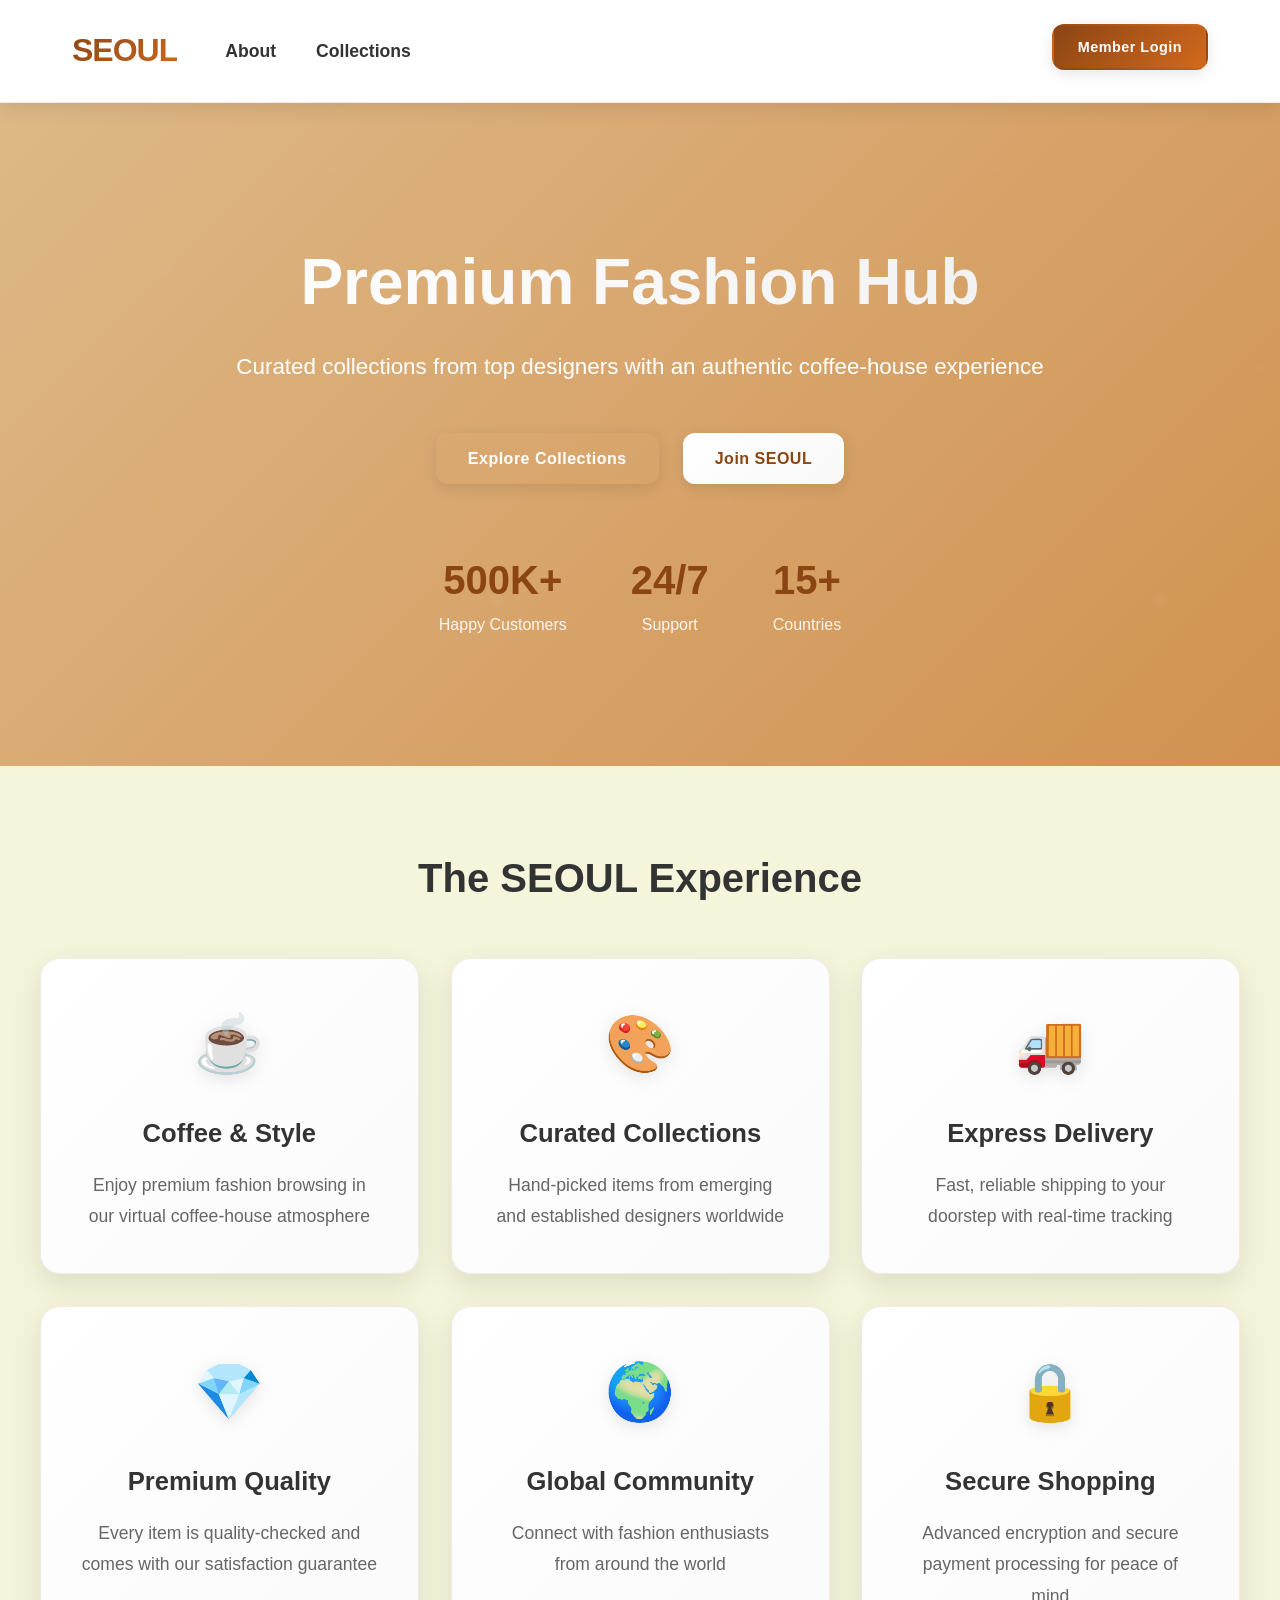
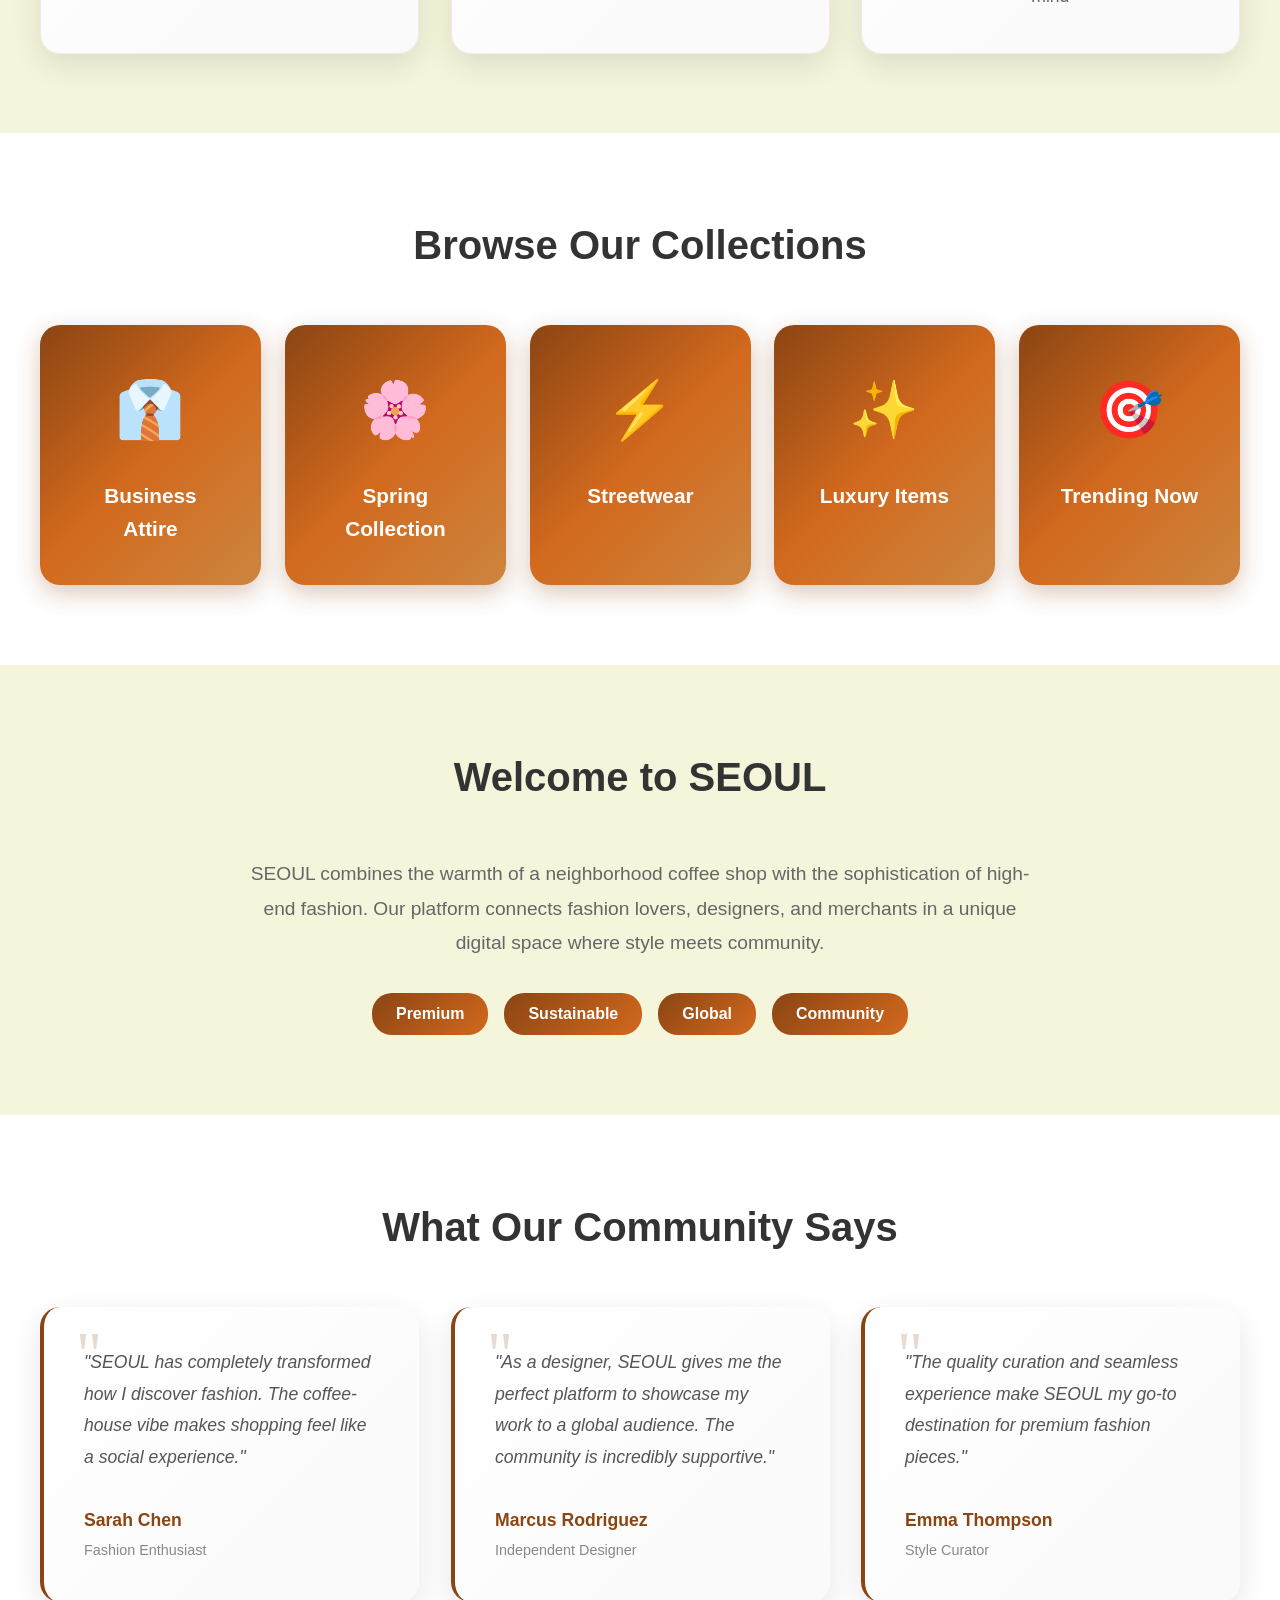
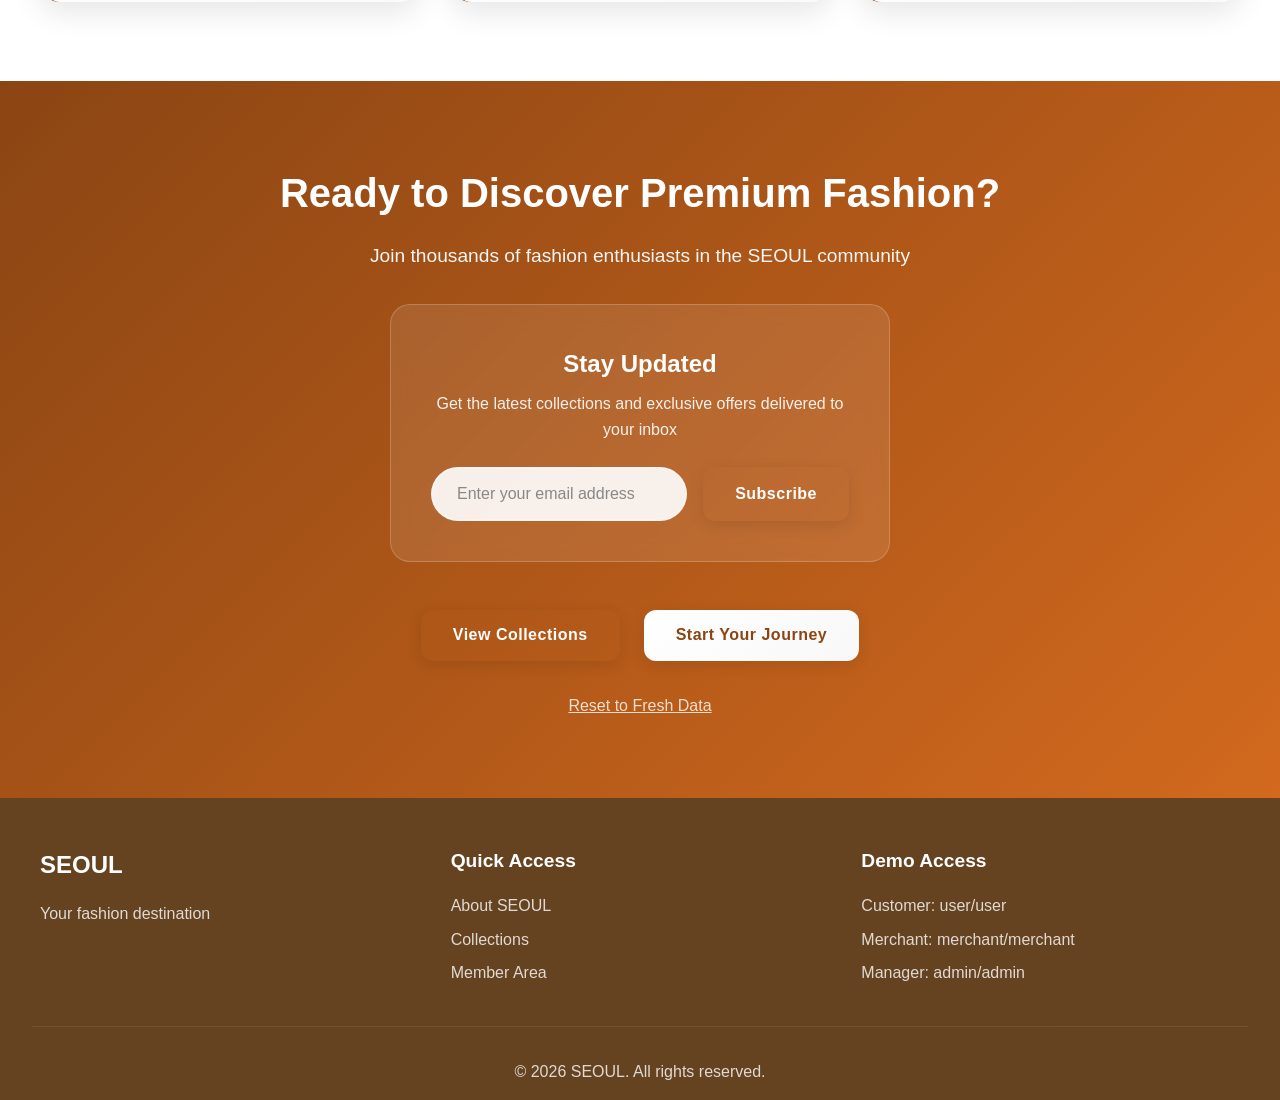
<file: SEOUL/index.html>
<!DOCTYPE html>
<html lang="en">
<head>
    <meta charset="UTF-8">
    <meta name="viewport" content="width=device-width, initial-scale=1.0">
    <title>SEOUL - Premium Fashion Community</title>
    <link rel="stylesheet" href="css/main.css">
</head>
<body>
    <div class="landing-container">
        <!-- Navigation Bar -->
        <nav class="landing-nav">
            <div class="nav-content">
                <div style="display: flex; align-items: center; gap: 3rem;">
                    <h1 class="brand-logo">SEOUL</h1>
                    <div class="nav-actions">
                        <a href="#about" class="nav-link">About</a>
                        <a href="#features" class="nav-link">Collections</a>
                    </div>
                </div>
                <div>
                    <a href="login.html" class="btn btn-primary" style="padding: 0.6rem 1.5rem; font-size: 0.9rem;">Member Login</a>
                </div>
            </div>
        </nav>

        <!-- Hero Section -->
        <section class="hero-section">
            <div class="hero-content">
                <h1 class="hero-title">Premium Fashion Hub</h1>
                <p class="hero-subtitle">Curated collections from top designers with an authentic coffee-house experience</p>
                <div class="hero-buttons">
                    <a href="#features" class="btn btn-hero-secondary btn-ripple">Explore Collections</a>
                    <a href="login.html" class="btn btn-hero-primary btn-pulse btn-ripple">Join SEOUL</a>
                </div>
                <div class="hero-stats">
                    <div class="stat-item bounce">
                        <span class="stat-number">500K+</span>
                        <span class="stat-label">Happy Customers</span>
                    </div>
                    <div class="stat-item bounce" style="animation-delay: 0.2s;">
                        <span class="stat-number">24/7</span>
                        <span class="stat-label">Support</span>
                    </div>
                    <div class="stat-item bounce" style="animation-delay: 0.4s;">
                        <span class="stat-number">15+</span>
                        <span class="stat-label">Countries</span>
                    </div>
                </div>
            </div>
        </section>

        <!-- Features Section -->
        <section id="features" class="features-section">
            <h2 class="section-title">The SEOUL Experience</h2>
            <div class="features-grid">
                <div class="feature-card">
                    <div class="feature-icon">☕</div>
                    <h3>Coffee & Style</h3>
                    <p>Enjoy premium fashion browsing in our virtual coffee-house atmosphere</p>
                </div>
                <div class="feature-card">
                    <div class="feature-icon">🎨</div>
                    <h3>Curated Collections</h3>
                    <p>Hand-picked items from emerging and established designers worldwide</p>
                </div>
                <div class="feature-card">
                    <div class="feature-icon">🚚</div>
                    <h3>Express Delivery</h3>
                    <p>Fast, reliable shipping to your doorstep with real-time tracking</p>
                </div>
                <div class="feature-card">
                    <div class="feature-icon">💎</div>
                    <h3>Premium Quality</h3>
                    <p>Every item is quality-checked and comes with our satisfaction guarantee</p>
                </div>
                <div class="feature-card">
                    <div class="feature-icon">🌍</div>
                    <h3>Global Community</h3>
                    <p>Connect with fashion enthusiasts from around the world</p>
                </div>
                <div class="feature-card">
                    <div class="feature-icon">🔒</div>
                    <h3>Secure Shopping</h3>
                    <p>Advanced encryption and secure payment processing for peace of mind</p>
                </div>
            </div>
        </section>

        <!-- Categories Section -->
        <section class="categories-section">
            <h2 class="section-title">Browse Our Collections</h2>
            <div class="categories-grid">
                <div class="category-card">
                    <div class="category-emoji">👔</div>
                    <h3>Business Attire</h3>
                </div>
                <div class="category-card">
                    <div class="category-emoji">🌸</div>
                    <h3>Spring Collection</h3>
                </div>
                <div class="category-card">
                    <div class="category-emoji">⚡</div>
                    <h3>Streetwear</h3>
                </div>
                <div class="category-card">
                    <div class="category-emoji">✨</div>
                    <h3>Luxury Items</h3>
                </div>
                <div class="category-card">
                    <div class="category-emoji">🎯</div>
                    <h3>Trending Now</h3>
                </div>
            </div>
        </section>

        <!-- About Section -->
        <section id="about" class="about-section">
            <div class="about-content">
                <h2 class="section-title">Welcome to SEOUL</h2>
                <p class="about-text">
                    SEOUL combines the warmth of a neighborhood coffee shop with the sophistication of high-end fashion. 
                    Our platform connects fashion lovers, designers, and merchants in a unique digital space where style meets community.
                </p>
                <div class="tech-stack">
                    <span class="tech-badge">Premium</span>
                    <span class="tech-badge">Sustainable</span>
                    <span class="tech-badge">Global</span>
                    <span class="tech-badge">Community</span>
                </div>
            </div>
        </section>

        <!-- Testimonials Section -->
        <section class="testimonials-section">
            <h2 class="section-title">What Our Community Says</h2>
            <div class="testimonials-grid">
                <div class="testimonial-card">
                    <div class="testimonial-content">
                        <p>"SEOUL has completely transformed how I discover fashion. The coffee-house vibe makes shopping feel like a social experience."</p>
                        <div class="testimonial-author">
                            <strong>Sarah Chen</strong>
                            <span>Fashion Enthusiast</span>
                        </div>
                    </div>
                </div>
                <div class="testimonial-card">
                    <div class="testimonial-content">
                        <p>"As a designer, SEOUL gives me the perfect platform to showcase my work to a global audience. The community is incredibly supportive."</p>
                        <div class="testimonial-author">
                            <strong>Marcus Rodriguez</strong>
                            <span>Independent Designer</span>
                        </div>
                    </div>
                </div>
                <div class="testimonial-card">
                    <div class="testimonial-content">
                        <p>"The quality curation and seamless experience make SEOUL my go-to destination for premium fashion pieces."</p>
                        <div class="testimonial-author">
                            <strong>Emma Thompson</strong>
                            <span>Style Curator</span>
                        </div>
                    </div>
                </div>
            </div>
        </section>

        <!-- CTA Section -->
        <section class="cta-section">
            <h2>Ready to Discover Premium Fashion?</h2>
            <p>Join thousands of fashion enthusiasts in the SEOUL community</p>
            
            <!-- Newsletter Signup -->
            <div class="newsletter-signup">
                <h3>Stay Updated</h3>
                <p>Get the latest collections and exclusive offers delivered to your inbox</p>
                <div class="newsletter-form">
                    <input type="email" placeholder="Enter your email address" class="newsletter-input">
                    <button class="btn btn-hero-secondary btn-ripple">Subscribe</button>
                </div>
            </div>
            
            <div style="display: flex; gap: 1.5rem; justify-content: center; flex-wrap: wrap; margin-top: 3rem;">
                <a href="#features" class="btn btn-hero-secondary btn-ripple">View Collections</a>
                <a href="login.html" class="btn btn-cta btn-pulse btn-ripple">Start Your Journey</a>
            </div>
            <div class="reset-data-link">
                <a href="#" onclick="clearDataAndReload(event)">Reset to Fresh Data</a>
            </div>
        </section>

        <!-- Footer -->
        <footer class="landing-footer">
            <div class="footer-content">
                <div class="footer-section">
                    <h3>SEOUL</h3>
                    <p>Your fashion destination</p>
                </div>
                <div class="footer-section">
                    <h4>Quick Access</h4>
                    <a href="#about">About SEOUL</a>
                    <a href="#features">Collections</a>
                    <a href="login.html">Member Area</a>
                </div>
                <div class="footer-section">
                    <h4>Demo Access</h4>
                    <p>Customer: user/user</p>
                    <p>Merchant: merchant/merchant</p>
                    <p>Manager: admin/admin</p>
                </div>
            </div>
            <div class="footer-bottom">
                <p>&copy; 2026 SEOUL. All rights reserved.</p>
            </div>
        </footer>
    </div>
    
    <script>
        // Clear localStorage and reload
        function clearDataAndReload(event) {
            event.preventDefault();
            localStorage.clear();
            location.reload();
        }

        // Smooth scroll for anchor links
        document.querySelectorAll('a[href^="#"]').forEach(anchor => {
            anchor.addEventListener('click', function (e) {
                const href = this.getAttribute('href');
                if (href !== '#') {
                    e.preventDefault();
                    const target = document.querySelector(href);
                    if (target) {
                        target.scrollIntoView({ behavior: 'smooth' });
                    }
                }
            });
        });
    </script>
</body>
</html>
</file>
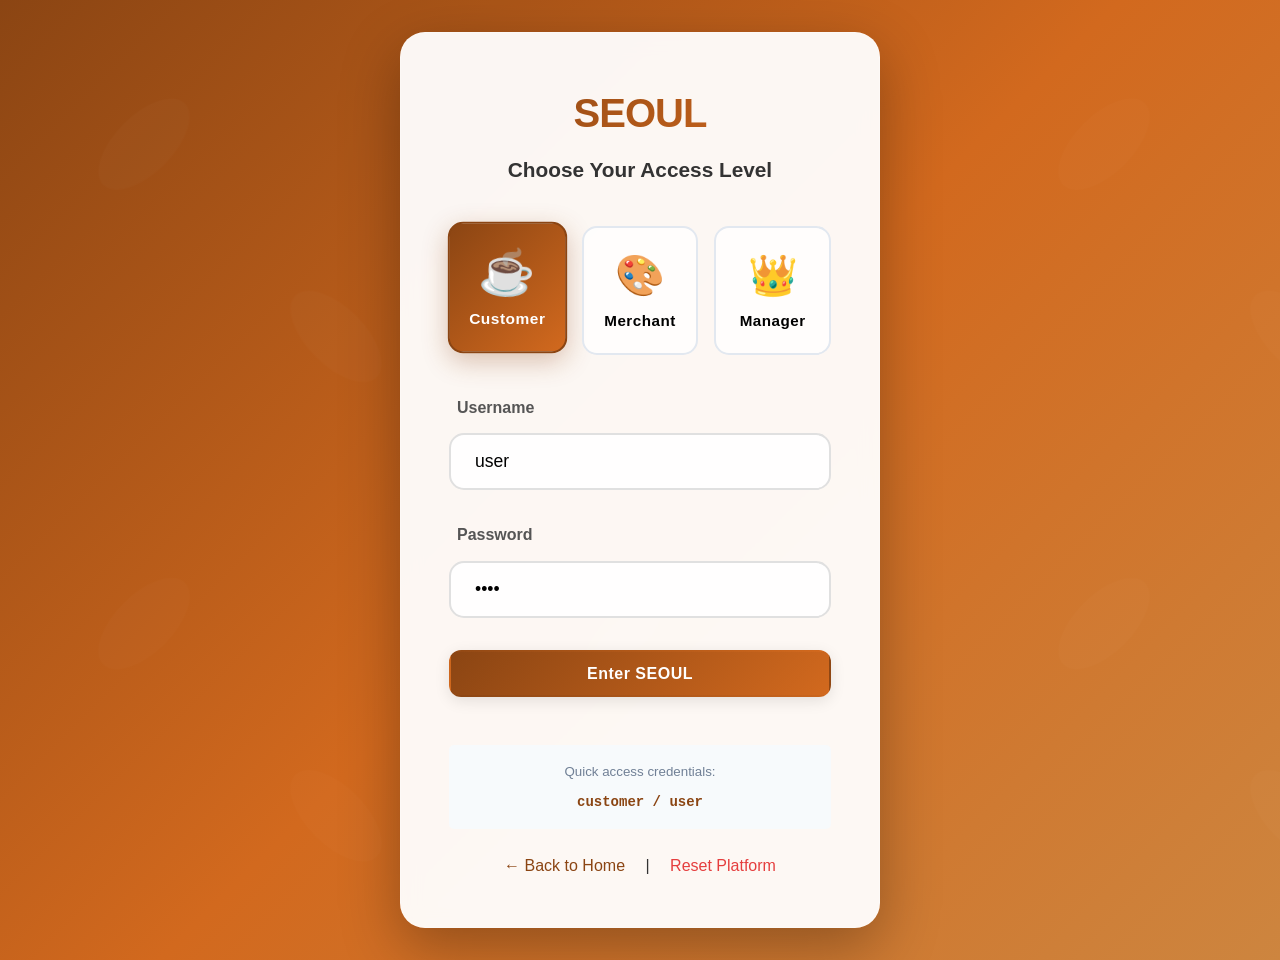
<file: SEOUL/login.html>
<!DOCTYPE html>
<html lang="en">
<head>
    <meta charset="UTF-8">
    <meta name="viewport" content="width=device-width, initial-scale=1.0">
    <title>Login - SEOUL</title>
    <link rel="stylesheet" href="css/main.css">
    <script src="js/state-manager.js"></script>
    <script src="js/auth.js"></script>
</head>
<body>
    <div class="login-container">
        <div class="login-box">
            <h1 class="site-name">SEOUL</h1>
            <h2>Choose Your Access Level</h2>
            
            <!-- Role Selection -->
            <div class="role-selector">
                <button type="button" class="role-btn active" data-role="user">
                    <span class="role-icon">☕</span>
                    <span class="role-name">Customer</span>
                </button>
                <button type="button" class="role-btn" data-role="merchant">
                    <span class="role-icon">🎨</span>
                    <span class="role-name">Merchant</span>
                </button>
                <button type="button" class="role-btn" data-role="admin">
                    <span class="role-icon">👑</span>
                    <span class="role-name">Manager</span>
                </button>
            </div>
            
            <form class="login-form">
                <div class="form-group">
                    <label for="username">Username</label>
                    <input type="text" id="username" name="username" placeholder="Enter your username">
                </div>
                
                <div class="form-group">
                    <label for="password">Password</label>
                    <input type="password" id="password" name="password" placeholder="Enter your password">
                </div>
                
                <button type="submit" class="btn btn-primary btn-ripple">Enter SEOUL</button>
                
                <!-- Quick Login Hints -->
                <div class="login-hints">
                    <small class="hint-text">Quick access credentials:</small>
                    <div class="hint-credentials">
                        <span class="hint-user">customer / user</span>
                        <span class="hint-merchant">merchant / merchant</span>
                        <span class="hint-admin">manager / admin</span>
                    </div>
                </div>
            </form>
            
            <div class="login-footer">
                <a href="index.html">← Back to Home</a>
                <span style="margin: 0 1rem;">|</span>
                <a href="#" onclick="clearDataAndReload(event)" style="color: #e53e3e;">Reset Platform</a>
            </div>
        </div>
    </div>
    
    <script>
        // Role selection and auto-fill credentials
        let selectedRole = 'user';
        
        const roleCredentials = {
            user: { username: 'user', password: 'user' },
            merchant: { username: 'merchant', password: 'merchant' },
            admin: { username: 'admin', password: 'admin' }
        };
        
        document.addEventListener('DOMContentLoaded', function() {
            const roleButtons = document.querySelectorAll('.role-btn');
            const usernameInput = document.getElementById('username');
            const passwordInput = document.getElementById('password');
            const hintCredentials = document.querySelectorAll('.hint-credentials span');
            
            // Handle role button clicks
            roleButtons.forEach(btn => {
                btn.addEventListener('click', function() {
                    // Remove active class from all buttons
                    roleButtons.forEach(b => b.classList.remove('active'));
                    
                    // Add active class to clicked button
                    this.classList.add('active');
                    
                    // Update selected role
                    selectedRole = this.dataset.role;
                    
                    // Auto-fill credentials
                    const credentials = roleCredentials[selectedRole];
                    usernameInput.value = credentials.username;
                    passwordInput.value = credentials.password;
                    
                    // Update hint visibility
                    hintCredentials.forEach(hint => {
                        hint.style.display = 'none';
                    });
                    document.querySelector('.hint-' + selectedRole).style.display = 'inline-block';
                });
            });
            
            // Initialize with user role
            const credentials = roleCredentials['user'];
            usernameInput.value = credentials.username;
            passwordInput.value = credentials.password;
            
            // Show only user hint initially
            hintCredentials.forEach(hint => {
                hint.style.display = 'none';
            });
            document.querySelector('.hint-user').style.display = 'inline-block';
        });
        
        // Clear localStorage and reload
        function clearDataAndReload(event) {
            event.preventDefault();
            if (typeof StateManager !== 'undefined') {
                StateManager.clearAll();
            } else {
                localStorage.clear();
            }
            alert('Data cleared! Page will reload with fresh products.');
            location.reload();
        }
    </script>
</body>
</html>
</file>
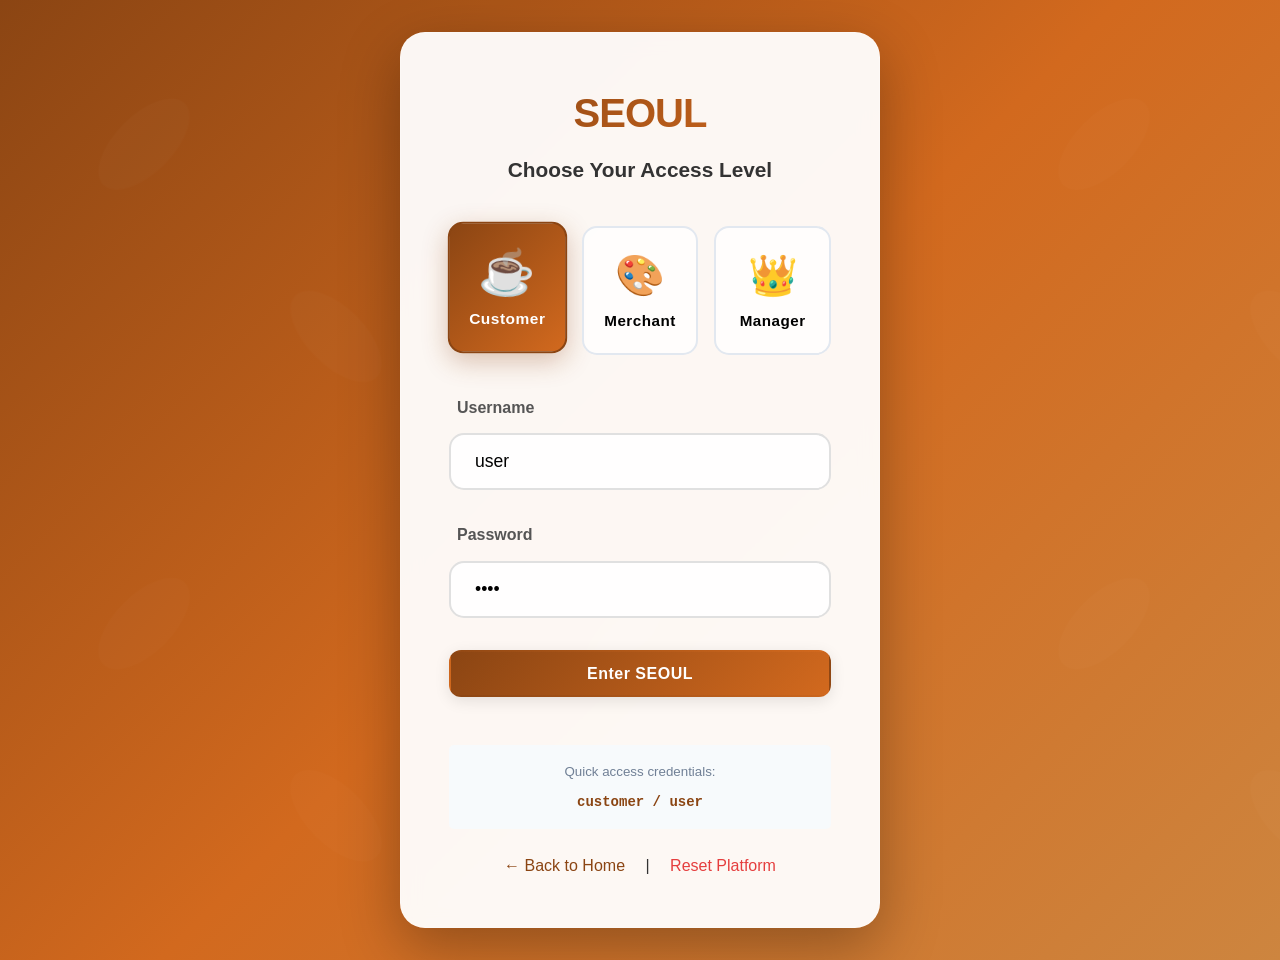
<file: SEOUL/dashboards/admin.html>
<!DOCTYPE html>
<html lang="en">
<head>
    <meta charset="UTF-8">
    <meta name="viewport" content="width=device-width, initial-scale=1.0">
    <title>Admin Dashboard - SEOUL</title>
    <link rel="stylesheet" href="../css/main.css">
    <script src="../js/state-manager.js"></script>
    <script src="../js/role-guard.js"></script>
    <script src="../js/products.js"></script>
</head>
<body class="sidebar-layout">
    <nav class="navbar">
        <div class="nav-container">
            <h1 class="site-name">SEOUL</h1>
            <div class="nav-links">
                <span style="color: #D2691E;">Admin Control</span>
                <a href="../index.html">Logout</a>
            </div>
        </div>
    </nav>
    
    <div class="dashboard-layout">
        <aside class="dashboard-sidebar">
            <div class="sidebar-header">
                <h3>Admin Panel</h3>
                <p>Platform management</p>
            </div>
            <ul class="sidebar-menu">
                <li><a href="#" id="dashboard-btn" class="active" onclick="showSection('dashboard'); return false;"><span class="menu-icon">📊</span> Dashboard</a></li>
                <li><a href="#" id="users-btn" onclick="showSection('users'); return false;"><span class="menu-icon">👥</span> Users</a></li>
                <li><a href="#" id="merchants-btn" onclick="showSection('users'); return false;"><span class="menu-icon">🏪</span> Merchants</a></li>
                <li><a href="#" id="products-btn" onclick="showSection('products'); return false;"><span class="menu-icon">📦</span> Products</a></li>
                <li><a href="#" id="settings-btn" onclick="showSection('settings'); return false;"><span class="menu-icon">⚙️</span> Settings</a></li>
            </ul>
        </aside>
        
        <main class="dashboard-content-area">
            <button class="mobile-menu-toggle">☰ Menu</button>
            
            <div class="content-header">
                <h2>Platform Overview</h2>
                <p>Monitor and manage the entire SEOUL platform</p>
            </div>
        
        <div class="dashboard-content">
            <!-- Dashboard Section -->
            <div id="dashboard-section" class="content-section">
                <div class="quick-actions">
                    <h3>Admin Tools</h3>
                    <div class="quick-actions-grid">
                        <a href="#" class="quick-action-btn" onclick="showSection('users'); return false;">
                            <span class="icon">👥</span>
                            <span class="label">Manage Users</span>
                        </a>
                        <a href="#" class="quick-action-btn" onclick="showSection('products'); return false;">
                            <span class="icon">📊</span>
                            <span class="label">View Products</span>
                        </a>
                        <a href="#" class="quick-action-btn" onclick="showSection('settings'); return false;">
                            <span class="icon">🔧</span>
                            <span class="label">System Config</span>
                        </a>
                        <a href="#" class="quick-action-btn">
                            <span class="icon">📈</span>
                            <span class="label">Reports</span>
                        </a>
                    </div>
                </div>
                
                <div class="stats-grid">
                <div class="stat-card">
                    <h3>Total Users</h3>
                    <p class="stat-number" id="total-users">0</p>
                </div>
                <div class="stat-card">
                    <h3>Total Merchants</h3>
                    <p class="stat-number" id="total-merchants">0</p>
                </div>
                <div class="stat-card">
                    <h3>Total Products</h3>
                    <p class="stat-number" id="total-products">0</p>
                </div>
                <div class="stat-card">
                    <h3>Total Orders</h3>
                    <p class="stat-number" id="total-orders">0</p>
                </div>
                <div class="stat-card">
                    <h3>Total Revenue</h3>
                    <p class="stat-number" id="total-revenue">₹0</p>
                </div>
            </div>
            
            <div class="admin-section">
                <h3>System Management</h3>
                <div class="action-section">
                    <h3>Admin Tools</h3>
                    <button class="btn btn-warning btn-ripple" onclick="resetToDefaultData()">Reset to Default Data</button>
                    <span id="reset-message" style="margin-left: 1rem; color: #48bb78; font-weight: 600;"></span>
                </div>
            </div>
            </div>

            <!-- Users Section -->
            <div id="users-section" class="content-section" style="display: none;">
                <div class="admin-section">
                    <h3>All Users & Merchants</h3>
                    <div id="users-list" class="data-list">
                        <!-- Users will be loaded dynamically -->
                    </div>
                </div>
            </div>
            
            <!-- Products Section -->
            <div id="products-section" class="content-section" style="display: none;">
                <div class="admin-section">
                    <h3>All Products</h3>
                    <div id="products-list" class="data-list">
                        <!-- Products will be loaded dynamically -->
                    </div>
                </div>
            </div>

            <!-- Settings Section -->
            <div id="settings-section" class="content-section" style="display: none;">
                <div class="admin-section">
                    <h3>System Settings</h3>
                    <div class="action-section">
                        <h3>Platform Configuration</h3>
                        <button class="btn btn-primary btn-ripple">Update Settings</button>
                        <button class="btn btn-secondary btn-ripple">Backup Data</button>
                        <button class="btn btn-warning btn-ripple">Maintenance Mode</button>
                    </div>
                </div>
            </div>

            <!-- Legacy sections (hidden by default) -->
            <div style="display: none;">
                <div class="admin-section">
                    <h3>All Orders</h3>
                    <div id="orders-list" class="data-list">
                        <!-- Orders will be loaded dynamically -->
                    </div>
                </div>
            </div>
        </div>
        </main>
    </div>
    
    <script src="../js/main.js"></script>
    <script>
        // Admin Dashboard Logic
        let allUsers = [];
        let allProducts = [];
        let allOrders = [];
        
        // Section switching functionality
        function showSection(sectionName) {
            // Hide all sections
            const sections = document.querySelectorAll('.content-section');
            sections.forEach(section => {
                section.style.display = 'none';
            });
            
            // Remove active class from all sidebar links
            const sidebarLinks = document.querySelectorAll('.sidebar-menu a');
            sidebarLinks.forEach(link => {
                link.classList.remove('active');
            });
            
            // Show the selected section
            const targetSection = document.getElementById(sectionName + '-section');
            if (targetSection) {
                targetSection.style.display = 'block';
            }
            
            // Add active class to the clicked link
            const activeLink = document.getElementById(sectionName + '-btn');
            if (activeLink) {
                activeLink.classList.add('active');
            }
            
            // Update content header based on section
            const contentHeader = document.querySelector('.content-header');
            switch(sectionName) {
                case 'dashboard':
                    contentHeader.innerHTML = '<h2>Platform Overview</h2><p>Monitor and manage the entire SEOUL platform</p>';
                    break;
                case 'users':
                    contentHeader.innerHTML = '<h2>User Management</h2><p>Manage all users and merchants on the platform</p>';
                    break;
                case 'products':
                    contentHeader.innerHTML = '<h2>Product Management</h2><p>View and manage all products across the platform</p>';
                    break;
                case 'settings':
                    contentHeader.innerHTML = '<h2>System Settings</h2><p>Configure platform settings and maintenance options</p>';
                    break;
            }
        }
        
        // Initialize admin dashboard
        async function initAdminDashboard() {
            await refreshData();
            
            // Initialize with dashboard section visible
            showSection('dashboard');
            
            // Listen for state updates
            window.addEventListener('usersUpdated', refreshUsers);
            window.addEventListener('productsUpdated', refreshProducts);
            window.addEventListener('ordersUpdated', refreshOrders);
        }
        
        // Refresh all data
        async function refreshData() {
            await refreshUsers();
            await refreshProducts();
            await refreshOrders();
        }
        
        // Refresh users from state
        async function refreshUsers() {
            allUsers = await StateManager.getUsers();
            displayUsers();
            updateStats();
        }
        
        // Refresh products from state
        async function refreshProducts() {
            allProducts = await getAllProducts();
            displayProducts();
            updateStats();
        }

        // Refresh orders from state
        async function refreshOrders() {
            allOrders = StateManager.getOrders();
            displayOrders();
            updateStats();
        }
        
        // Display all users with status and controls
        function displayUsers() {
            const container = document.getElementById('users-list');
            container.innerHTML = '';
            
            allUsers.forEach(user => {
                const isDisabled = user.disabled || false;
                const item = document.createElement('div');
                item.className = 'data-item' + (isDisabled ? ' disabled-item' : '');
                item.innerHTML = `
                    <div class="data-item-info">
                        <strong>${user.name}</strong> (@${user.username})
                        <span class="badge badge-${user.role}">${user.role}</span>
                        ${isDisabled ? '<span class="status-badge status-disabled">Disabled</span>' : '<span class="status-badge status-active">Active</span>'}
                    </div>
                    <div class="data-item-actions">
                        ${user.role !== 'admin' ? `
                            <button class="btn ${isDisabled ? 'btn-success' : 'btn-warning'}" 
                                    onclick="toggleUserStatus(${user.id}, ${isDisabled}, this)">
                                ${isDisabled ? 'Enable' : 'Disable'}
                            </button>
                        ` : '<span class="admin-note">Cannot disable admin</span>'}
                    </div>
                `;
                container.appendChild(item);
            });
        }
        
        // Display all products with merchant info
        function displayProducts() {
            const container = document.getElementById('products-list');
            
            if (allProducts.length === 0) {
                container.innerHTML = '<div class="empty-state">No products in the system.</div>';
                return;
            }
            
            container.innerHTML = '';
            
            allProducts.forEach(product => {
                // Check if image is URL or emoji
                const isImageUrl = product.image.startsWith('http');
                const imageHtml = isImageUrl 
                    ? `<img src="${product.image}" alt="${product.name}" onerror="this.outerHTML='<div class=\\'emoji\\'>📦</div>'">` 
                    : `<div class="emoji">${product.image}</div>`;
                
                const item = document.createElement('div');
                item.className = 'data-item';
                item.innerHTML = `
                    <div class="data-item-image">${imageHtml}</div>
                    <div class="data-item-info">
                        <strong>${product.name}</strong>
                        <p>${product.category} - ₹${product.price.toLocaleString()}</p>
                        <small>Merchant: ${product.merchantId} | ID: ${product.id}</small>
                    </div>
                    <div class="data-item-actions">
                        <button class="btn btn-danger" onclick="handleRemoveProduct('${product.id}', this)">Remove</button>
                    </div>
                `;
                container.appendChild(item);
            });
        }

        // Display all orders
        function displayOrders() {
            const container = document.getElementById('orders-list');
            
            if (allOrders.length === 0) {
                container.innerHTML = '<div class="empty-state">No orders placed yet.</div>';
                return;
            }
            
            container.innerHTML = '';
            
            // Sort orders by date (newest first)
            const sortedOrders = [...allOrders].sort((a, b) => new Date(b.createdAt) - new Date(a.createdAt));
            
            sortedOrders.forEach(order => {
                const orderDate = new Date(order.createdAt).toLocaleDateString('en-IN', {
                    year: 'numeric',
                    month: 'short',
                    day: 'numeric',
                    hour: '2-digit',
                    minute: '2-digit'
                });
                
                const orderCard = document.createElement('div');
                orderCard.className = 'order-card admin-order-card';
                
                let itemsHtml = '';
                order.items.forEach(item => {
                    itemsHtml += `
                        <div class="order-item">
                            <span class="order-item-name">${item.productName}</span>
                            <span class="order-item-qty">Qty: ${item.quantity}</span>
                            <span class="order-item-price">₹${item.total.toLocaleString()}</span>
                        </div>
                    `;
                });
                
                orderCard.innerHTML = `
                    <div class="order-header">
                        <div class="order-id">Order #${order.orderId}</div>
                        <div class="order-status status-${order.status.toLowerCase()}">${order.status}</div>
                    </div>
                    <div class="order-meta">
                        <span>Customer: ${order.userName}</span>
                        <span>${orderDate}</span>
                    </div>
                    <div class="order-items">
                        ${itemsHtml}
                    </div>
                    <div class="order-total">
                        <strong>Total Amount:</strong> ₹${order.totalAmount.toLocaleString()}
                    </div>
                `;
                
                container.appendChild(orderCard);
            });
        }
        
        // Update statistics
        function updateStats() {
            const userCount = allUsers.filter(u => u.role === 'user').length;
            const merchantCount = allUsers.filter(u => u.role === 'merchant').length;
            const totalRevenue = allOrders.reduce((sum, order) => sum + order.totalAmount, 0);
            
            document.getElementById('total-users').textContent = userCount;
            document.getElementById('total-merchants').textContent = merchantCount;
            document.getElementById('total-products').textContent = allProducts.length;
            document.getElementById('total-orders').textContent = allOrders.length;
            document.getElementById('total-revenue').textContent = '₹' + totalRevenue.toLocaleString();
        }
        
        // Toggle user/merchant status (enable/disable)
        async function toggleUserStatus(userId, currentlyDisabled, button) {
            // Disable button during processing
            button.disabled = true;
            button.textContent = currentlyDisabled ? 'Enabling...' : 'Disabling...';
            
            // Update user status
            const users = await StateManager.getUsers();
            const userIndex = users.findIndex(u => u.id === userId);
            
            if (userIndex !== -1) {
                users[userIndex].disabled = !currentlyDisabled;
                StateManager.setUsers(users);
                
                // Show success feedback
                button.textContent = currentlyDisabled ? 'Enabled!' : 'Disabled!';
                
                // Users will auto-refresh via event listener
                setTimeout(() => {
                    button.disabled = false;
                }, 1000);
            }
        }
        
        // Handle remove product with feedback
        async function handleRemoveProduct(productId, button) {
            // Disable button
            button.disabled = true;
            button.textContent = 'Removing...';
            
            await deleteProduct(productId);
            
            // Products will auto-refresh via event listener
        }

        // Reset to default data (clears localStorage and reloads)
        function resetToDefaultData() {
            const messageEl = document.getElementById('reset-message');
            messageEl.textContent = 'Resetting...';
            
            // Clear all localStorage
            StateManager.clearAll();
            
            messageEl.textContent = 'Reset complete! Reloading...';
            
            // Reload page after short delay
            setTimeout(() => {
                location.reload();
            }, 1000);
        }
        
        // Initialize on page load
        document.addEventListener('DOMContentLoaded', initAdminDashboard);
    </script>
</body>
</html>
</file>
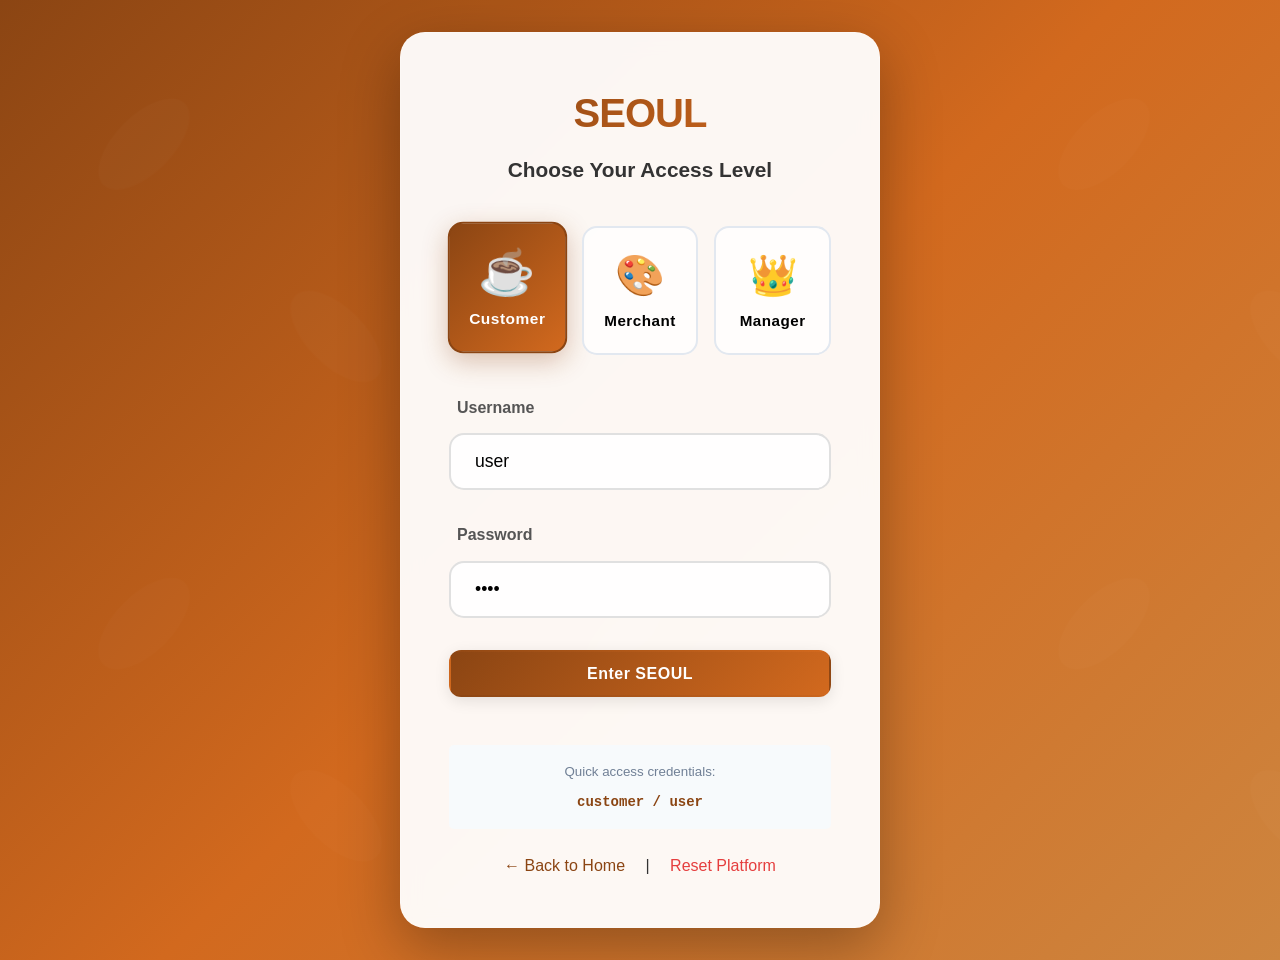
<file: SEOUL/dashboards/merchant.html>
<!DOCTYPE html>
<html lang="en">
<head>
    <meta charset="UTF-8">
    <meta name="viewport" content="width=device-width, initial-scale=1.0">
    <title>Merchant Dashboard - SEOUL</title>
    <link rel="stylesheet" href="../css/main.css">
    <script src="../js/state-manager.js"></script>
    <script src="../js/role-guard.js"></script>
    <script src="../js/products.js"></script>
</head>
<body class="sidebar-layout">
    <nav class="navbar">
        <div class="nav-container">
            <h1 class="site-name">SEOUL</h1>
            <div class="nav-links">
                <span style="color: #D2691E;">Merchant Portal</span>
                <a href="../index.html">Logout</a>
            </div>
        </div>
    </nav>
    
    <div class="dashboard-layout">
        <aside class="dashboard-sidebar">
            <div class="sidebar-header">
                <h3>Merchant Hub</h3>
                <p>Manage your store</p>
            </div>
            <ul class="sidebar-menu">
                <li><a href="#" class="active"><span class="menu-icon">📦</span> My Products</a></li>
            </ul>
        </aside>
        
        <main class="dashboard-content-area">
            <button class="mobile-menu-toggle">☰ Menu</button>
            
            <div class="content-header">
                <h2>Product Management</h2>
                <p>Add, edit, and manage your product listings</p>
            </div>
        
        <div class="dashboard-content">
            <div class="stats-grid">
                <div class="stat-card">
                    <h3>Total Products</h3>
                    <p class="stat-number" id="total-products">0</p>
                </div>
                <div class="stat-card">
                    <h3>Active Listings</h3>
                    <p class="stat-number" id="active-products">0</p>
                </div>
                <div class="stat-card">
                    <h3>Views Today</h3>
                    <p class="stat-number">1.2K</p>
                </div>
            </div>
            
            <div class="action-section">
                <h3>Product Management</h3>
                <button class="btn btn-primary btn-ripple" onclick="toggleAddProductForm()">Add New Product</button>
            </div>
            
            <div id="add-product-form" class="product-form" style="display: none;">
                <h3>Add New Product</h3>
                <form onsubmit="handleAddProduct(event)">
                    <div class="form-group">
                        <label for="product-name">Product Name:</label>
                        <input type="text" id="product-name" required>
                    </div>
                    <div class="form-group">
                        <label for="product-category">Category:</label>
                        <input type="text" id="product-category" required>
                    </div>
                    <div class="form-group">
                        <label for="product-price">Price (₹):</label>
                        <input type="number" id="product-price" min="0" required>
                    </div>
                    <div class="form-group">
                        <label for="product-image">Image URL:</label>
                        <input type="text" id="product-image" placeholder="https://example.com/image.jpg or emoji" required>
                        <small>Enter image URL or emoji (e.g., 👕)</small>
                    </div>
                    <div class="form-group">
                        <label for="product-description">Description:</label>
                        <textarea id="product-description" rows="3" placeholder="Product description"></textarea>
                    </div>
                    <button type="submit" class="btn btn-primary">Add Product</button>
                    <button type="button" class="btn btn-secondary" onclick="toggleAddProductForm()">Cancel</button>
                </form>
            </div>
            
            <div id="edit-product-form" class="product-form" style="display: none;">
                <h3>Edit Product</h3>
                <form onsubmit="handleEditProduct(event)">
                    <input type="hidden" id="edit-product-id">
                    <div class="form-group">
                        <label for="edit-product-name">Product Name:</label>
                        <input type="text" id="edit-product-name" required>
                    </div>
                    <div class="form-group">
                        <label for="edit-product-category">Category:</label>
                        <input type="text" id="edit-product-category" required>
                    </div>
                    <div class="form-group">
                        <label for="edit-product-price">Price (₹):</label>
                        <input type="number" id="edit-product-price" min="0" required>
                    </div>
                    <div class="form-group">
                        <label for="edit-product-image">Image URL:</label>
                        <input type="text" id="edit-product-image" placeholder="https://example.com/image.jpg or emoji" required>
                        <small>Enter image URL or emoji (e.g., 👕)</small>
                    </div>
                    <div class="form-group">
                        <label for="edit-product-description">Description:</label>
                        <textarea id="edit-product-description" rows="3" placeholder="Product description"></textarea>
                    </div>
                    <button type="submit" class="btn btn-primary">Update Product</button>
                    <button type="button" class="btn btn-secondary" onclick="toggleEditProductForm()">Cancel</button>
                </form>
            </div>
            
            <div class="products-list" id="merchant-products">
                <!-- Products will be loaded dynamically -->
            </div>
        </div>
        </main>
    </div>
    
    <script src="../js/main.js"></script>
    <script>
        // Merchant Dashboard Logic
        let merchantProducts = [];
        let currentUser = null;
        
        // Initialize merchant dashboard
        async function initMerchantDashboard() {
            currentUser = StateManager.getCurrentUser();
            await refreshProducts();
            
            // Listen for product updates (from other tabs or admin)
            window.addEventListener('productsUpdated', refreshProducts);
        }
        
        // Refresh products from state
        async function refreshProducts() {
            const allProducts = await getAllProducts();
            merchantProducts = getProductsByMerchant(allProducts, currentUser.merchantId);
            displayMerchantProducts();
            updateStats();
        }
        
        // Display merchant's products
        function displayMerchantProducts() {
            const container = document.getElementById('merchant-products');
            
            if (merchantProducts.length === 0) {
                container.innerHTML = '<div class="empty-state">No products yet. Add your first product!</div>';
                return;
            }
            
            container.innerHTML = '';
            
            merchantProducts.forEach(product => {
                // Check if image is URL or emoji
                const isImageUrl = product.image.startsWith('http');
                const imageHtml = isImageUrl 
                    ? `<img src="${product.image}" alt="${product.name}" onerror="this.outerHTML='<div class=\\'emoji\\'>📦</div>'">` 
                    : `<div class="emoji">${product.image}</div>`;
                
                const card = document.createElement('div');
                card.className = 'product-item';
                card.innerHTML = `
                    <div class="product-item-image">${imageHtml}</div>
                    <div class="product-item-info">
                        <h4>${product.name}</h4>
                        <p>${product.category} - ₹${product.price.toLocaleString()}</p>
                        <span class="product-id">ID: ${product.id}</span>
                    </div>
                    <div class="product-item-actions">
                        <button class="btn btn-secondary" onclick="showEditForm('${product.id}')">Edit</button>
                        <button class="btn btn-danger" onclick="handleDeleteProduct('${product.id}', this)">Delete</button>
                    </div>
                `;
                container.appendChild(card);
            });
        }
        
        // Update statistics
        function updateStats() {
            document.getElementById('total-products').textContent = merchantProducts.length;
        }
        
        // Toggle add product form
        function toggleAddProductForm() {
            const form = document.getElementById('add-product-form');
            const isVisible = form.style.display !== 'none';
            form.style.display = isVisible ? 'none' : 'block';
            
            // Hide edit form if showing add form
            if (!isVisible) {
                document.getElementById('edit-product-form').style.display = 'none';
            }
        }
        
        // Handle add product with validation and feedback
        async function handleAddProduct(event) {
            event.preventDefault();
            
            const submitBtn = event.target.querySelector('button[type="submit"]');
            submitBtn.disabled = true;
            submitBtn.textContent = 'Adding...';
            
            const newProduct = {
                name: document.getElementById('product-name').value.trim(),
                category: document.getElementById('product-category').value.trim(),
                price: parseInt(document.getElementById('product-price').value),
                image: document.getElementById('product-image').value.trim(),
                description: document.getElementById('product-description').value.trim() || 'No description available.',
                merchantId: currentUser.merchantId
            };
            
            await addProduct(newProduct);
            
            // Show success feedback
            submitBtn.textContent = 'Added!';
            
            // Reset form and hide after delay
            setTimeout(() => {
                event.target.reset();
                toggleAddProductForm();
                submitBtn.disabled = false;
                submitBtn.textContent = 'Add Product';
            }, 1000);
            
            // Products will auto-refresh via event listener
        }
        
        // Show edit form
        function showEditForm(productId) {
            const product = merchantProducts.find(p => p.id === productId);
            if (!product) return;
            
            // Hide add form
            document.getElementById('add-product-form').style.display = 'none';
            
            // Populate edit form
            document.getElementById('edit-product-id').value = product.id;
            document.getElementById('edit-product-name').value = product.name;
            document.getElementById('edit-product-category').value = product.category;
            document.getElementById('edit-product-price').value = product.price;
            document.getElementById('edit-product-image').value = product.image;
            document.getElementById('edit-product-description').value = product.description || '';
            
            // Show edit form
            document.getElementById('edit-product-form').style.display = 'block';
            
            // Scroll to form
            document.getElementById('edit-product-form').scrollIntoView({ behavior: 'smooth' });
        }
        
        // Toggle edit product form
        function toggleEditProductForm() {
            const form = document.getElementById('edit-product-form');
            form.style.display = 'none';
        }
        
        // Handle edit product with feedback
        async function handleEditProduct(event) {
            event.preventDefault();
            
            const submitBtn = event.target.querySelector('button[type="submit"]');
            submitBtn.disabled = true;
            submitBtn.textContent = 'Updating...';
            
            const productId = document.getElementById('edit-product-id').value;
            const updatedData = {
                name: document.getElementById('edit-product-name').value.trim(),
                category: document.getElementById('edit-product-category').value.trim(),
                price: parseInt(document.getElementById('edit-product-price').value),
                image: document.getElementById('edit-product-image').value.trim(),
                description: document.getElementById('edit-product-description').value.trim() || 'No description available.'
            };
            
            await updateProduct(productId, updatedData);
            
            // Show success feedback
            submitBtn.textContent = 'Updated!';
            
            // Hide form after delay
            setTimeout(() => {
                toggleEditProductForm();
                submitBtn.disabled = false;
                submitBtn.textContent = 'Update Product';
            }, 1000);
            
            // Products will auto-refresh via event listener
        }
        
        // Handle delete product with feedback
        async function handleDeleteProduct(productId, button) {
            // Disable button
            button.disabled = true;
            button.textContent = 'Deleting...';
            
            await deleteProduct(productId);
            
            // Products will auto-refresh via event listener
        }
        
        // Initialize on page load
        document.addEventListener('DOMContentLoaded', initMerchantDashboard);
    </script>
</body>
</html>
</file>
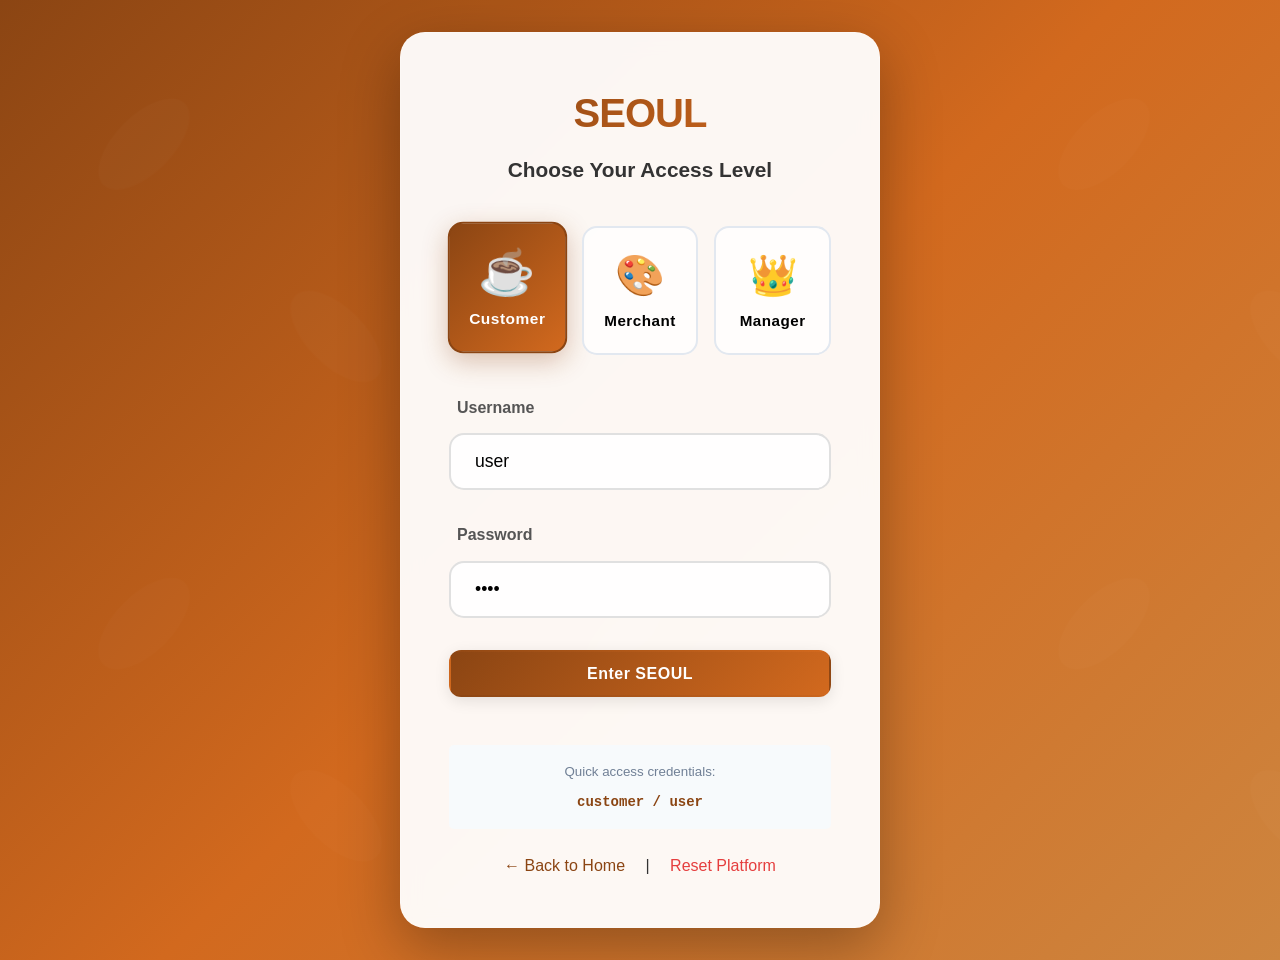
<file: SEOUL/dashboards/product-detail.html>
<!DOCTYPE html>
<html lang="en">
<head>
    <meta charset="UTF-8">
    <meta name="viewport" content="width=device-width, initial-scale=1.0">
    <title>Product Details - SEOUL</title>
    <link rel="stylesheet" href="../css/main.css">
    <script src="../js/state-manager.js"></script>
    <script src="../js/role-guard.js"></script>
    <script src="../js/products.js"></script>
</head>
<body>
    <nav class="navbar">
        <div class="nav-container">
            <h1 class="site-name">SEOUL</h1>
            <div class="nav-links">
                <a href="user.html">← Back to Products</a>
                <a href="user.html">Cart (<span id="nav-cart-count">0</span>)</a>
                <a href="../index.html">Logout</a>
            </div>
        </div>
    </nav>
    
    <main class="dashboard-main">
        <div id="product-detail-container" class="product-detail-container">
            <!-- Product details will be loaded here -->
        </div>
    </main>
    
    <script src="../js/main.js"></script>
    <script>
        let currentProduct = null;
        let allProducts = [];
        
        // Get product ID from URL
        function getProductIdFromUrl() {
            const params = new URLSearchParams(window.location.search);
            return params.get('id');
        }
        
        // Initialize product detail page
        async function initProductDetail() {
            const currentUser = StateManager.getCurrentUser();
            
            // Redirect to login if not authenticated
            if (!currentUser) {
                window.location.href = '../login.html';
                return;
            }
            
            allProducts = await getAllProducts();
            const productId = getProductIdFromUrl();
            
            if (!productId) {
                showError('Product not found');
                return;
            }
            
            currentProduct = allProducts.find(p => p.id === productId);
            
            if (!currentProduct) {
                showError('Product not found');
                return;
            }
            
            displayProductDetail();
            updateCartCount();
            
            // Listen for cart updates
            window.addEventListener('cartUpdated', updateCartCount);
        }
        
        // Display product details
        function displayProductDetail() {
            const container = document.getElementById('product-detail-container');
            
            // Check if image is URL or emoji
            const isImageUrl = currentProduct.image.startsWith('http');
            const imageHtml = isImageUrl 
                ? `<img src="${currentProduct.image}" alt="${currentProduct.name}" onerror="this.outerHTML='<div class=\\'placeholder-image\\'>📦</div>'">` 
                : `<div class="placeholder-image">${currentProduct.image}</div>`;
            
            container.innerHTML = `
                <div class="product-detail-grid">
                    <div class="product-detail-image">
                        ${imageHtml}
                    </div>
                    
                    <div class="product-detail-info">
                        <h1 class="product-detail-title">${currentProduct.name}</h1>
                        <p class="product-detail-category">${currentProduct.category}</p>
                        <p class="product-detail-price">₹${currentProduct.price.toLocaleString()}</p>
                        
                        <div class="product-detail-description">
                            <h3>Description</h3>
                            <p>${currentProduct.description || 'No description available.'}</p>
                        </div>
                        
                        <div class="product-detail-meta">
                            <p><strong>Product ID:</strong> ${currentProduct.id}</p>
                            <p><strong>Merchant:</strong> ${currentProduct.merchantId}</p>
                        </div>
                        
                        <div class="product-detail-actions">
                            <button class="btn btn-primary btn-large" onclick="handleAddToCart('${currentProduct.id}', this)">
                                Add to Cart
                            </button>
                            <button class="btn btn-secondary btn-large" onclick="window.history.back()">
                                Back to Products
                            </button>
                        </div>
                        
                        <div id="add-to-cart-message" class="add-to-cart-message"></div>
                    </div>
                </div>
            `;
        }
        
        // Show error message
        function showError(message) {
            const container = document.getElementById('product-detail-container');
            container.innerHTML = `
                <div class="empty-state">
                    <h2>${message}</h2>
                    <button class="btn btn-primary" onclick="window.location.href='user.html'">
                        Back to Products
                    </button>
                </div>
            `;
        }
        
        // Handle add to cart
        function handleAddToCart(productId, button) {
            button.disabled = true;
            const originalText = button.textContent;
            button.textContent = 'Adding...';
            
            const count = addToCart(productId);
            updateCartCount();
            
            // Show success message
            const messageEl = document.getElementById('add-to-cart-message');
            messageEl.textContent = `Added to cart! You now have ${count} of this item.`;
            messageEl.style.display = 'block';
            
            button.textContent = 'Added!';
            
            setTimeout(() => {
                button.disabled = false;
                button.textContent = originalText;
                messageEl.style.display = 'none';
            }, 2000);
        }
        
        // Update cart count
        function updateCartCount() {
            document.getElementById('nav-cart-count').textContent = getCartCount();
        }
        
        // Initialize on page load
        document.addEventListener('DOMContentLoaded', initProductDetail);
    </script>
</body>
</html>
</file>
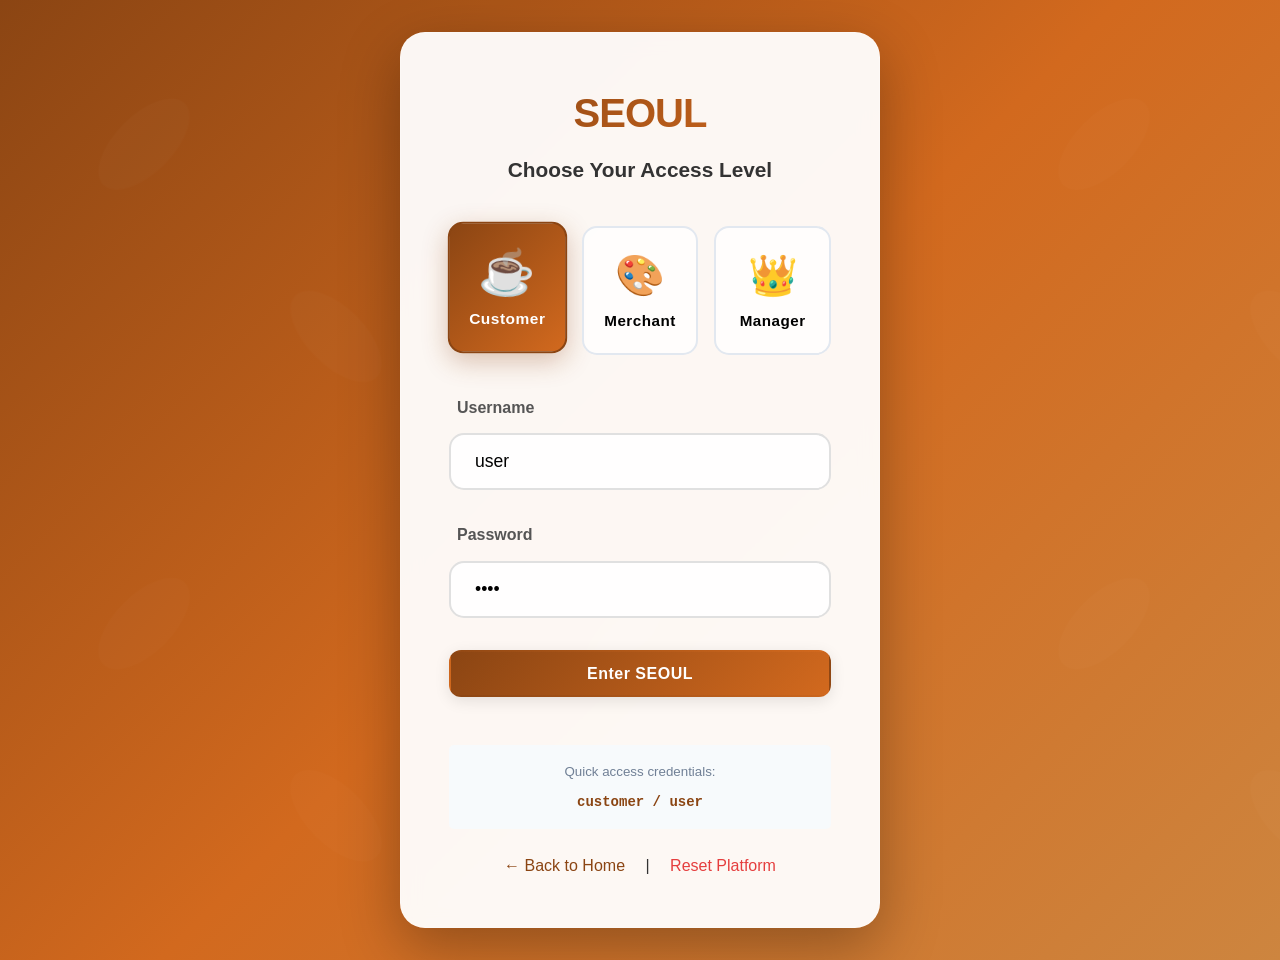
<file: SEOUL/dashboards/user.html>
<!DOCTYPE html>
<html lang="en">
<head>
    <meta charset="UTF-8">
    <meta name="viewport" content="width=device-width, initial-scale=1.0">
    <title>User Dashboard - SEOUL</title>
    <link rel="stylesheet" href="../css/main.css">
    <script src="../js/state-manager.js"></script>
    <script src="../js/role-guard.js"></script>
    <script src="../js/products.js"></script>
</head>
<body>
    <nav class="navbar">
        <div class="nav-container">
            <h1 class="site-name">SEOUL</h1>
            <div class="nav-links">
                <a href="#" id="products-link">Products</a>
                <a href="#" id="view-cart-link">Cart (<span id="nav-cart-count">0</span>)</a>
                <a href="#" id="view-orders-link">My Orders</a>
                <a href="../index.html">Logout</a>
            </div>
        </div>
    </nav>
    
    <main class="dashboard-main">
        <!-- Products Section -->
        <div id="products-section">
            <div class="dashboard-header">
                <h2>Browse Products</h2>
                <p>Explore our collection of fashion and lifestyle items</p>
                <div class="cart-info">
                    Cart: <span id="cart-count">0</span> items
                </div>
            </div>
            
            <div class="filters-section">
                <div class="filter-group">
                    <label for="category-filter">Category:</label>
                    <select id="category-filter">
                        <option value="all">All Categories</option>
                    </select>
                </div>
                
                <div class="filter-group">
                    <label for="min-price">Min Price:</label>
                    <input type="number" id="min-price" value="0" min="0">
                </div>
                
                <div class="filter-group">
                    <label for="max-price">Max Price:</label>
                    <input type="number" id="max-price" value="10000" min="0">
                </div>
                
                <button id="apply-filters" class="btn btn-secondary">Apply Filters</button>
            </div>
            
            <div class="products-grid" id="products-container">
                <!-- Products will be loaded dynamically -->
            </div>
        </div>

        <!-- Cart Section -->
        <div id="cart-section" style="display: none;">
            <div class="dashboard-header">
                <h2>Shopping Cart</h2>
                <p>Review your selected items</p>
                <button class="btn btn-secondary" onclick="showProductsSection()">← Continue Shopping</button>
            </div>
            
            <div class="cart-container">
                <div id="cart-items" class="cart-items-list">
                    <!-- Cart items will be loaded dynamically -->
                </div>
                
                <div class="cart-summary">
                    <h3>Order Summary</h3>
                    <div class="summary-row">
                        <span>Total Items:</span>
                        <span id="summary-items">0</span>
                    </div>
                    <div class="summary-row">
                        <span>Subtotal:</span>
                        <span id="summary-subtotal">₹0</span>
                    </div>
                    <div class="summary-row total-row">
                        <span>Total:</span>
                        <span id="summary-total">₹0</span>
                    </div>
                    <button class="btn btn-primary btn-block" onclick="handleCheckout()">Proceed to Checkout</button>
                    <button class="btn btn-danger btn-block" onclick="handleClearCart()">Clear Cart</button>
                </div>
            </div>
        </div>

        <!-- Orders Section -->
        <div id="orders-section" style="display: none;">
            <div class="dashboard-header">
                <h2>My Orders</h2>
                <p>Track your order history</p>
                <button class="btn btn-secondary" onclick="showProductsSection()">← Continue Shopping</button>
            </div>
            
            <div id="orders-list" class="orders-list">
                <!-- Orders will be loaded dynamically -->
            </div>
        </div>
    </main>
    
    <script src="../js/main.js"></script>
    <script>
        // User Dashboard Logic
        let allProducts = [];
        let currentFilters = { category: 'all', minPrice: 0, maxPrice: 999999 };
        let currentUser = null;
        
        // Initialize dashboard
        async function initUserDashboard() {
            currentUser = StateManager.getCurrentUser();
            allProducts = await getAllProducts();
            displayProducts(allProducts);
            setupFilters();
            updateCartCount();
            setupNavigation();
            
            // Listen for product updates from other tabs/roles
            window.addEventListener('productsUpdated', async function() {
                allProducts = await getAllProducts();
                applyFilters();
            });
            
            // Listen for cart updates
            window.addEventListener('cartUpdated', function() {
                updateCartCount();
                if (document.getElementById('cart-section').style.display !== 'none') {
                    displayCart();
                }
            });

            // Listen for order updates
            window.addEventListener('ordersUpdated', function() {
                if (document.getElementById('orders-section').style.display !== 'none') {
                    displayOrders();
                }
            });
        }
        
        // Setup navigation links
        function setupNavigation() {
            document.getElementById('products-link').addEventListener('click', function(e) {
                e.preventDefault();
                showProductsSection();
            });

            document.getElementById('view-cart-link').addEventListener('click', function(e) {
                e.preventDefault();
                showCartSection();
            });

            document.getElementById('view-orders-link').addEventListener('click', function(e) {
                e.preventDefault();
                showOrdersSection();
            });
        }
        
        // Show products section
        function showProductsSection() {
            document.getElementById('products-section').style.display = 'block';
            document.getElementById('cart-section').style.display = 'none';
            document.getElementById('orders-section').style.display = 'none';
            updateNavActive('products-link');
        }
        
        // Show cart section
        function showCartSection() {
            document.getElementById('products-section').style.display = 'none';
            document.getElementById('cart-section').style.display = 'block';
            document.getElementById('orders-section').style.display = 'none';
            updateNavActive('view-cart-link');
            displayCart();
        }

        // Show orders section
        function showOrdersSection() {
            document.getElementById('products-section').style.display = 'none';
            document.getElementById('cart-section').style.display = 'none';
            document.getElementById('orders-section').style.display = 'block';
            updateNavActive('view-orders-link');
            displayOrders();
        }

        // Update active nav link
        function updateNavActive(activeId) {
            document.querySelectorAll('.nav-links a').forEach(link => {
                link.classList.remove('active');
            });
            document.getElementById(activeId).classList.add('active');
        }
        
        // Display cart items
        async function displayCart() {
            const cart = getCart();
            const container = document.getElementById('cart-items');
            
            if (Object.keys(cart).length === 0) {
                container.innerHTML = '<div class="empty-state">Your cart is empty. Start shopping!</div>';
                updateCartSummary(0, 0);
                return;
            }
            
            container.innerHTML = '';
            let totalItems = 0;
            let subtotal = 0;
            
            for (const [productId, quantity] of Object.entries(cart)) {
                const product = allProducts.find(p => p.id === productId);
                if (!product) continue;
                
                totalItems += quantity;
                subtotal += product.price * quantity;
                
                // Check if image is URL or emoji
                const isImageUrl = product.image.startsWith('http');
                const imageHtml = isImageUrl 
                    ? `<img src="${product.image}" alt="${product.name}" onerror="this.outerHTML='<div class=\\'emoji\\'>📦</div>'">` 
                    : `<div class="emoji">${product.image}</div>`;
                
                const cartItem = document.createElement('div');
                cartItem.className = 'cart-item';
                cartItem.innerHTML = `
                    <div class="cart-item-image">${imageHtml}</div>
                    <div class="cart-item-info">
                        <h4>${product.name}</h4>
                        <p class="cart-item-category">${product.category}</p>
                        <p class="cart-item-price">₹${product.price.toLocaleString()}</p>
                    </div>
                    <div class="cart-item-quantity">
                        <button class="qty-btn" onclick="updateCartQuantity('${productId}', ${quantity - 1})">-</button>
                        <span class="qty-display">${quantity}</span>
                        <button class="qty-btn" onclick="updateCartQuantity('${productId}', ${quantity + 1})">+</button>
                    </div>
                    <div class="cart-item-total">
                        <p class="item-total">₹${(product.price * quantity).toLocaleString()}</p>
                        <button class="btn btn-danger btn-sm" onclick="removeFromCart('${productId}')">Remove</button>
                    </div>
                `;
                container.appendChild(cartItem);
            }
            
            updateCartSummary(totalItems, subtotal);
        }
        
        // Update cart summary
        function updateCartSummary(totalItems, subtotal) {
            document.getElementById('summary-items').textContent = totalItems;
            document.getElementById('summary-subtotal').textContent = '₹' + subtotal.toLocaleString();
            document.getElementById('summary-total').textContent = '₹' + subtotal.toLocaleString();
        }
        
        // Update cart quantity
        function updateCartQuantity(productId, newQuantity) {
            if (newQuantity <= 0) {
                removeFromCart(productId);
                return;
            }
            
            const cart = getCart();
            cart[productId] = newQuantity;
            StateManager.setCart(cart);
        }
        
        // Remove from cart
        function removeFromCart(productId) {
            const cart = getCart();
            delete cart[productId];
            StateManager.setCart(cart);
        }
        
        // Clear cart
        function handleClearCart() {
            StateManager.setCart({});
        }
        
        // Checkout handler - creates order and clears cart
        function handleCheckout() {
            const cart = getCart();
            if (Object.keys(cart).length === 0) return;
            
            // Calculate total
            let totalAmount = 0;
            const orderItems = [];
            
            for (const [productId, quantity] of Object.entries(cart)) {
                const product = allProducts.find(p => p.id === productId);
                if (!product) continue;
                
                totalAmount += product.price * quantity;
                orderItems.push({
                    productId: product.id,
                    productName: product.name,
                    quantity: quantity,
                    price: product.price,
                    total: product.price * quantity
                });
            }
            
            // Create order object
            const order = {
                orderId: StateManager.generateOrderId(),
                userId: currentUser.id,
                userName: currentUser.name,
                items: orderItems,
                totalAmount: totalAmount,
                createdAt: new Date().toISOString(),
                status: 'Placed'
            };
            
            // Save order
            StateManager.addOrder(order);
            
            // Clear cart
            StateManager.setCart({});
            
            // Show success message
            const container = document.getElementById('cart-items');
            container.innerHTML = `
                <div class="checkout-success">
                    <div class="success-icon">✓</div>
                    <h3>Order Placed Successfully!</h3>
                    <p>Order ID: ${order.orderId}</p>
                    <p>Thank you for shopping with Myntra Lite</p>
                    <button class="btn btn-primary" onclick="showOrdersSection()">View Orders</button>
                    <button class="btn btn-secondary" onclick="showProductsSection()">Continue Shopping</button>
                </div>
            `;
            
            // Clear summary
            updateCartSummary(0, 0);
        }

        // Display user orders
        function displayOrders() {
            const orders = StateManager.getOrdersByUser(currentUser.id);
            const container = document.getElementById('orders-list');
            
            if (orders.length === 0) {
                container.innerHTML = '<div class="empty-state">No orders yet. Start shopping to place your first order!</div>';
                return;
            }
            
            container.innerHTML = '';
            
            // Sort orders by date (newest first)
            orders.sort((a, b) => new Date(b.createdAt) - new Date(a.createdAt));
            
            orders.forEach(order => {
                const orderDate = new Date(order.createdAt).toLocaleDateString('en-IN', {
                    year: 'numeric',
                    month: 'short',
                    day: 'numeric',
                    hour: '2-digit',
                    minute: '2-digit'
                });
                
                const orderCard = document.createElement('div');
                orderCard.className = 'order-card';
                
                let itemsHtml = '';
                order.items.forEach(item => {
                    itemsHtml += `
                        <div class="order-item">
                            <span class="order-item-name">${item.productName}</span>
                            <span class="order-item-qty">Qty: ${item.quantity}</span>
                            <span class="order-item-price">₹${item.total.toLocaleString()}</span>
                        </div>
                    `;
                });
                
                orderCard.innerHTML = `
                    <div class="order-header">
                        <div class="order-id">Order #${order.orderId}</div>
                        <div class="order-status status-${order.status.toLowerCase()}">${order.status}</div>
                    </div>
                    <div class="order-date">${orderDate}</div>
                    <div class="order-items">
                        ${itemsHtml}
                    </div>
                    <div class="order-total">
                        <strong>Total Amount:</strong> ₹${order.totalAmount.toLocaleString()}
                    </div>
                `;
                
                container.appendChild(orderCard);
            });
        }
        
        // Display products in grid
        function displayProducts(products) {
            const container = document.getElementById('products-container');
            
            if (products.length === 0) {
                container.innerHTML = '<div class="empty-state">No products found matching your filters.</div>';
                return;
            }
            
            container.innerHTML = '';
            
            products.forEach(product => {
                const card = document.createElement('div');
                card.className = 'product-card';
                
                // Check if image is URL or emoji
                const isImageUrl = product.image.startsWith('http');
                const imageHtml = isImageUrl 
                    ? `<img src="${product.image}" alt="${product.name}" onerror="this.style.display='none'; this.parentElement.innerHTML='<div class=\\'placeholder-image\\'>📦</div>'">` 
                    : `<div class="placeholder-image">${product.image}</div>`;
                
                card.innerHTML = `
                    <div class="product-image" onclick="viewProductDetail('${product.id}')" style="cursor: pointer;">
                        ${imageHtml}
                    </div>
                    <div class="product-info">
                        <h3 class="product-name" onclick="viewProductDetail('${product.id}')" style="cursor: pointer;">${product.name}</h3>
                        <p class="product-category">${product.category}</p>
                        <p class="product-price">₹${product.price.toLocaleString()}</p>
                        <div class="product-actions">
                            <button class="btn btn-secondary btn-small" onclick="viewProductDetail('${product.id}')">View Details</button>
                            <button class="btn btn-primary btn-small" onclick="handleAddToCart('${product.id}', this)">Add to Cart</button>
                        </div>
                    </div>
                `;
                container.appendChild(card);
            });
        }
        
        // View product detail
        function viewProductDetail(productId) {
            window.location.href = `product-detail.html?id=${productId}`;
        }
        
        // Setup filter controls
        function setupFilters() {
            const categorySelect = document.getElementById('category-filter');
            const categories = getCategories(allProducts);
            
            categories.forEach(cat => {
                const option = document.createElement('option');
                option.value = cat;
                option.textContent = cat;
                categorySelect.appendChild(option);
            });
            
            // Apply filters on change
            document.getElementById('apply-filters').addEventListener('click', applyFilters);
            
            // Also apply on Enter key in price inputs
            document.getElementById('min-price').addEventListener('keypress', function(e) {
                if (e.key === 'Enter') applyFilters();
            });
            document.getElementById('max-price').addEventListener('keypress', function(e) {
                if (e.key === 'Enter') applyFilters();
            });
        }
        
        // Apply filters
        function applyFilters() {
            currentFilters.category = document.getElementById('category-filter').value;
            currentFilters.minPrice = parseInt(document.getElementById('min-price').value) || 0;
            currentFilters.maxPrice = parseInt(document.getElementById('max-price').value) || 999999;
            
            let filtered = filterByCategory(allProducts, currentFilters.category);
            filtered = filterByPriceRange(filtered, currentFilters.minPrice, currentFilters.maxPrice);
            
            displayProducts(filtered);
        }
        
        // Handle add to cart with visual feedback
        function handleAddToCart(productId, button) {
            // Disable button temporarily
            button.disabled = true;
            const originalText = button.textContent;
            button.textContent = 'Added!';
            
            // Add to cart
            const count = addToCart(productId);
            updateCartCount();
            
            // Show inline feedback
            const feedback = document.createElement('span');
            feedback.className = 'cart-feedback';
            feedback.textContent = `(${count} in cart)`;
            button.parentElement.appendChild(feedback);
            
            // Re-enable button after delay
            setTimeout(() => {
                button.disabled = false;
                button.textContent = originalText;
                feedback.remove();
            }, 1500);
        }
        
        // Update cart count display
        function updateCartCount() {
            const count = getCartCount();
            document.getElementById('cart-count').textContent = count;
            document.getElementById('nav-cart-count').textContent = count;
        }
        
        // Initialize on page load
        document.addEventListener('DOMContentLoaded', initUserDashboard);
    </script>
</body>
</html>
</file>
<file: SEOUL/css/main.css>
* {
    margin: 0;
    padding: 0;
    box-sizing: border-box;
}

body {
    font-family: 'Segoe UI', Tahoma, Geneva, Verdana, sans-serif;
    line-height: 1.6;
    color: #333;
    background-color: #FDF5E6;
}

/* Landing Page Styles */
.landing-container {
    min-height: 100vh;
    background: #ffffff;
}

/* Enhanced Navigation */
.landing-nav {
    background: rgba(255, 255, 255, 0.95);
    backdrop-filter: blur(10px);
    box-shadow: 0 4px 20px rgba(0,0,0,0.1);
    position: sticky;
    top: 0;
    z-index: 100;
    border-bottom: 1px solid rgba(139, 69, 19, 0.1);
}

.nav-content {
    max-width: 1200px;
    margin: 0 auto;
    padding: 1.5rem 2rem;
    display: flex;
    justify-content: space-between;
    align-items: center;
}

.brand-logo {
    font-size: 2rem;
    background: linear-gradient(135deg, #8B4513 0%, #D2691E 100%);
    -webkit-background-clip: text;
    -webkit-text-fill-color: transparent;
    background-clip: text;
    font-weight: 800;
    letter-spacing: -1px;
    transition: all 0.3s ease;
}

.brand-logo:hover {
    transform: scale(1.05);
}

.nav-actions {
    display: flex;
    gap: 2.5rem;
}

.nav-link {
    color: #333;
    text-decoration: none;
    font-weight: 600;
    font-size: 1.1rem;
    position: relative;
    transition: all 0.3s ease;
    padding: 0.5rem 0;
}

.nav-link::after {
    content: '';
    position: absolute;
    bottom: 0;
    left: 0;
    width: 0;
    height: 2px;
    background: linear-gradient(90deg, #8B4513, #D2691E);
    transition: width 0.3s ease;
}

.nav-link:hover {
    color: #8B4513;
    transform: translateY(-2px);
}

.nav-link:hover::after {
    width: 100%;
}

/* Enhanced Hero Section */
.hero-section {
    background: linear-gradient(-45deg, #8B4513, #D2691E, #CD853F, #DEB887);
    background-size: 400% 400%;
    animation: gradient 15s ease infinite;
    color: white;
    padding: 8rem 2rem;
    text-align: center;
    position: relative;
    overflow: hidden;
}

.hero-section::before {
    content: '';
    position: absolute;
    top: 0;
    left: 0;
    right: 0;
    bottom: 0;
    background: url('data:image/svg+xml,<svg xmlns="http://www.w3.org/2000/svg" viewBox="0 0 100 100"><defs><pattern id="grain" width="100" height="100" patternUnits="userSpaceOnUse"><circle cx="25" cy="25" r="1" fill="rgba(255,255,255,0.1)"/><circle cx="75" cy="75" r="1" fill="rgba(255,255,255,0.1)"/><circle cx="50" cy="10" r="0.5" fill="rgba(255,255,255,0.05)"/><circle cx="10" cy="60" r="0.5" fill="rgba(255,255,255,0.05)"/><circle cx="90" cy="40" r="0.5" fill="rgba(255,255,255,0.05)"/></pattern></defs><rect width="100" height="100" fill="url(%23grain)"/></svg>');
    opacity: 0.3;
    animation: float 20s ease-in-out infinite;
}

@keyframes float {
    0%, 100% { transform: translateY(0px) rotate(0deg); }
    50% { transform: translateY(-10px) rotate(1deg); }
}

.hero-content {
    max-width: 900px;
    margin: 0 auto;
    position: relative;
    z-index: 1;
}

.hero-title {
    font-size: 4rem;
    margin-bottom: 1rem;
    font-weight: 800;
    background: linear-gradient(45deg, #fff, #f0f0f0);
    -webkit-background-clip: text;
    -webkit-text-fill-color: transparent;
    background-clip: text;
    animation: titleGlow 3s ease-in-out infinite alternate;
}

@keyframes titleGlow {
    from { text-shadow: 0 0 20px rgba(255, 255, 255, 0.5); }
    to { text-shadow: 0 0 30px rgba(255, 255, 255, 0.8); }
}

.hero-subtitle {
    font-size: 1.4rem;
    margin-bottom: 3rem;
    opacity: 0.95;
    animation: slideUp 1s ease-out 0.5s both;
}

@keyframes slideUp {
    from {
        opacity: 0;
        transform: translateY(30px);
    }
    to {
        opacity: 0.95;
        transform: translateY(0);
    }
}

.hero-buttons {
    display: flex;
    gap: 1.5rem;
    justify-content: center;
    margin-bottom: 4rem;
    animation: slideUp 1s ease-out 0.8s both;
}

/* Enhanced Hero Buttons */
.btn-hero-primary {
    background: linear-gradient(135deg, #fff 0%, #f8f8f8 100%);
    color: #8B4513;
    padding: 1.2rem 3rem;
    border-radius: 50px;
    text-decoration: none;
    font-weight: 700;
    font-size: 1.2rem;
    transition: all 0.4s cubic-bezier(0.175, 0.885, 0.32, 1.275);
    box-shadow: 0 8px 30px rgba(0,0,0,0.2);
    position: relative;
    overflow: hidden;
    border: 3px solid transparent;
}

.btn-hero-primary::before {
    content: '';
    position: absolute;
    top: 0;
    left: -100%;
    width: 100%;
    height: 100%;
    background: linear-gradient(90deg, transparent, rgba(139, 69, 19, 0.1), transparent);
    transition: left 0.6s ease;
}

.btn-hero-primary:hover::before {
    left: 100%;
}

.btn-hero-primary:hover {
    transform: translateY(-5px) scale(1.05);
    box-shadow: 0 15px 40px rgba(0,0,0,0.3);
    border-color: rgba(139, 69, 19, 0.3);
}

.btn-hero-secondary {
    background: transparent;
    color: white;
    padding: 1.2rem 3rem;
    border: 3px solid white;
    border-radius: 50px;
    text-decoration: none;
    font-weight: 700;
    font-size: 1.2rem;
    transition: all 0.4s cubic-bezier(0.175, 0.885, 0.32, 1.275);
    position: relative;
    overflow: hidden;
}

.btn-hero-secondary::before {
    content: '';
    position: absolute;
    top: 0;
    left: -100%;
    width: 100%;
    height: 100%;
    background: white;
    transition: left 0.4s ease;
    z-index: -1;
}

.btn-hero-secondary:hover::before {
    left: 0;
}

.btn-hero-secondary:hover {
    color: #8B4513;
    transform: translateY(-5px) scale(1.05);
    box-shadow: 0 15px 40px rgba(255,255,255,0.3);
}

.hero-stats {
    display: flex;
    justify-content: center;
    gap: 4rem;
    margin-top: 3rem;
}

.stat-item {
    display: flex;
    flex-direction: column;
    align-items: center;
}

.stat-number {
    font-size: 2.5rem;
    font-weight: bold;
}

.stat-label {
    font-size: 1rem;
    opacity: 0.9;
}

/* Features Section */
.features-section {
    padding: 5rem 2rem;
    background: #F5F5DC;
}

.section-title {
    text-align: center;
    font-size: 2.5rem;
    margin-bottom: 3rem;
    color: #333;
}

.features-grid {
    max-width: 1200px;
    margin: 0 auto;
    display: grid;
    grid-template-columns: repeat(auto-fit, minmax(300px, 1fr));
    gap: 2rem;
}

/* Enhanced Feature Cards */
.feature-card {
    background: linear-gradient(135deg, #fff 0%, #fafafa 100%);
    padding: 2.5rem;
    border-radius: 20px;
    text-align: center;
    box-shadow: 0 10px 30px rgba(0,0,0,0.1);
    transition: all 0.4s cubic-bezier(0.175, 0.885, 0.32, 1.275);
    position: relative;
    overflow: hidden;
    border: 1px solid rgba(139, 69, 19, 0.1);
}

.feature-card::before {
    content: '';
    position: absolute;
    top: 0;
    left: 0;
    right: 0;
    height: 4px;
    background: linear-gradient(90deg, #8B4513, #D2691E, #CD853F);
    transform: scaleX(0);
    transition: transform 0.4s ease;
}

.feature-card:hover::before {
    transform: scaleX(1);
}

.feature-card:hover {
    transform: translateY(-10px) scale(1.02);
    box-shadow: 0 20px 50px rgba(139, 69, 19, 0.2);
}

.feature-icon {
    font-size: 3.5rem;
    margin-bottom: 1.5rem;
    display: inline-block;
    transition: all 0.4s ease;
    filter: drop-shadow(0 4px 8px rgba(0,0,0,0.1));
}

.feature-card:hover .feature-icon {
    transform: scale(1.1) rotate(5deg);
    filter: drop-shadow(0 8px 16px rgba(139, 69, 19, 0.3));
}

.feature-card h3 {
    font-size: 1.6rem;
    margin-bottom: 1rem;
    color: #333;
    font-weight: 700;
}

.feature-card p {
    color: #666;
    line-height: 1.8;
    font-size: 1.1rem;
}

/* Categories Section */
.categories-section {
    padding: 5rem 2rem;
    background: white;
}

.categories-grid {
    max-width: 1200px;
    margin: 0 auto;
    display: grid;
    grid-template-columns: repeat(auto-fit, minmax(200px, 1fr));
    gap: 1.5rem;
}

/* Enhanced Category Cards */
.category-card {
    background: linear-gradient(135deg, #8B4513 0%, #D2691E 50%, #CD853F 100%);
    color: white;
    padding: 2.5rem;
    border-radius: 20px;
    text-align: center;
    cursor: pointer;
    transition: all 0.4s cubic-bezier(0.175, 0.885, 0.32, 1.275);
    position: relative;
    overflow: hidden;
    box-shadow: 0 8px 25px rgba(139, 69, 19, 0.3);
}

.category-card::before {
    content: '';
    position: absolute;
    top: 50%;
    left: 50%;
    width: 0;
    height: 0;
    background: rgba(255, 255, 255, 0.1);
    border-radius: 50%;
    transition: all 0.6s ease;
    transform: translate(-50%, -50%);
}

.category-card:hover::before {
    width: 300px;
    height: 300px;
}

.category-card:hover {
    transform: scale(1.08) rotate(2deg);
    box-shadow: 0 15px 40px rgba(139, 69, 19, 0.4);
}

.category-emoji {
    font-size: 3.5rem;
    margin-bottom: 1.5rem;
    display: inline-block;
    transition: all 0.4s ease;
    position: relative;
    z-index: 1;
}

.category-card:hover .category-emoji {
    transform: scale(1.2) rotate(-5deg);
    filter: drop-shadow(0 5px 15px rgba(0,0,0,0.3));
}

.category-card h3 {
    font-size: 1.3rem;
    font-weight: 700;
    position: relative;
    z-index: 1;
}

/* About Section */
.about-section {
    padding: 5rem 2rem;
    background: #F5F5DC;
}

.about-content {
    max-width: 800px;
    margin: 0 auto;
    text-align: center;
}

.about-text {
    font-size: 1.2rem;
    color: #666;
    margin-bottom: 2rem;
    line-height: 1.8;
}

.tech-stack {
    display: flex;
    justify-content: center;
    gap: 1rem;
    flex-wrap: wrap;
}

.tech-badge {
    background: linear-gradient(135deg, #8B4513 0%, #D2691E 100%);
    color: white;
    padding: 0.5rem 1.5rem;
    border-radius: 20px;
    font-weight: 600;
}

/* CTA Section */
.cta-section {
    padding: 5rem 2rem;
    background: linear-gradient(135deg, #8B4513 0%, #D2691E 100%);
    color: white;
    text-align: center;
}

.cta-section h2 {
    font-size: 2.5rem;
    margin-bottom: 1rem;
}

.cta-section p {
    font-size: 1.2rem;
    margin-bottom: 2rem;
    opacity: 0.95;
}

/* Enhanced CTA Button */
.btn-cta {
    background: linear-gradient(135deg, #fff 0%, #f8f8f8 100%);
    color: #8B4513;
    padding: 1.5rem 4rem;
    border-radius: 50px;
    text-decoration: none;
    font-weight: 700;
    font-size: 1.3rem;
    display: inline-block;
    transition: all 0.4s cubic-bezier(0.175, 0.885, 0.32, 1.275);
    box-shadow: 0 8px 30px rgba(0,0,0,0.2);
    position: relative;
    overflow: hidden;
    border: 3px solid transparent;
}

.btn-cta::before {
    content: '';
    position: absolute;
    top: 0;
    left: -100%;
    width: 100%;
    height: 100%;
    background: linear-gradient(90deg, transparent, rgba(139, 69, 19, 0.1), transparent);
    transition: left 0.6s ease;
}

.btn-cta:hover::before {
    left: 100%;
}

.btn-cta:hover {
    transform: translateY(-5px) scale(1.05);
    box-shadow: 0 15px 50px rgba(0,0,0,0.3);
    border-color: rgba(139, 69, 19, 0.3);
}

.reset-data-link {
    margin-top: 2rem;
}

.reset-data-link a {
    color: white;
    text-decoration: underline;
    opacity: 0.8;
    transition: opacity 0.3s ease;
}

.reset-data-link a:hover {
    opacity: 1;
}

/* Footer */
.landing-footer {
    background: #654321;
    color: white;
    padding: 3rem 2rem 1rem;
}

.footer-content {
    max-width: 1200px;
    margin: 0 auto;
    display: grid;
    grid-template-columns: repeat(auto-fit, minmax(250px, 1fr));
    gap: 2rem;
    margin-bottom: 2rem;
}

.footer-section h3 {
    font-size: 1.5rem;
    margin-bottom: 1rem;
}

.footer-section h4 {
    font-size: 1.2rem;
    margin-bottom: 1rem;
}

.footer-section p {
    opacity: 0.8;
    margin-bottom: 0.5rem;
}

.footer-section a {
    display: block;
    color: white;
    text-decoration: none;
    opacity: 0.8;
    margin-bottom: 0.5rem;
    transition: opacity 0.3s ease;
}

.footer-section a:hover {
    opacity: 1;
}

.footer-bottom {
    text-align: center;
    padding-top: 2rem;
    border-top: 1px solid rgba(255,255,255,0.1);
    opacity: 0.8;
}

/* Enhanced Buttons with Animations */
.btn {
    display: inline-block;
    padding: 0.8rem 2rem;
    font-size: 1rem;
    text-decoration: none;
    border: none;
    border-radius: 12px;
    cursor: pointer;
    position: relative;
    overflow: hidden;
    font-weight: 600;
    letter-spacing: 0.5px;
    transition: all 0.4s cubic-bezier(0.175, 0.885, 0.32, 1.275);
    box-shadow: 0 4px 15px rgba(0, 0, 0, 0.1);
}

.btn::before {
    content: '';
    position: absolute;
    top: 0;
    left: -100%;
    width: 100%;
    height: 100%;
    background: linear-gradient(90deg, transparent, rgba(255, 255, 255, 0.3), transparent);
    transition: left 0.6s ease;
}

.btn:hover::before {
    left: 100%;
}

.btn-primary {
    background: linear-gradient(135deg, #8B4513 0%, #D2691E 100%);
    color: white;
    border: 2px solid transparent;
}

.btn-primary:hover:not(:disabled) {
    background: linear-gradient(135deg, #A0522D 0%, #F4A460 100%);
    transform: translateY(-3px) scale(1.02);
    box-shadow: 0 8px 25px rgba(139, 69, 19, 0.3);
}

.btn-primary:active {
    transform: translateY(-1px) scale(0.98);
    transition: all 0.1s ease;
}

.btn-secondary {
    background: linear-gradient(135deg, #48bb78 0%, #38a169 100%);
    color: white;
    border: 2px solid transparent;
}

.btn-secondary:hover:not(:disabled) {
    background: linear-gradient(135deg, #68d391 0%, #48bb78 100%);
    transform: translateY(-3px) scale(1.02);
    box-shadow: 0 8px 25px rgba(72, 187, 120, 0.3);
}

.btn-secondary:active {
    transform: translateY(-1px) scale(0.98);
    transition: all 0.1s ease;
}

.btn:disabled {
    opacity: 0.6;
    cursor: not-allowed;
    transform: none !important;
    box-shadow: none !important;
}

/* Pulse animation for important buttons */
.btn-pulse {
    animation: pulse 2s infinite;
}

@keyframes pulse {
    0% {
        box-shadow: 0 4px 15px rgba(139, 69, 19, 0.3);
    }
    50% {
        box-shadow: 0 4px 25px rgba(139, 69, 19, 0.6);
    }
    100% {
        box-shadow: 0 4px 15px rgba(139, 69, 19, 0.3);
    }
}

/* Responsive Design */
@media (max-width: 768px) {
    .hero-title {
        font-size: 2.5rem;
    }
    
    .hero-subtitle {
        font-size: 1.1rem;
    }
    
    .hero-buttons {
        flex-direction: column;
        align-items: center;
    }
    
    .hero-stats {
        gap: 2rem;
    }
    
    .nav-actions {
        gap: 1rem;
    }
    
    .features-grid,
    .categories-grid {
        grid-template-columns: 1fr;
    }
}

/* Enhanced Login Page */
.login-container {
    min-height: 100vh;
    display: flex;
    align-items: center;
    justify-content: center;
    background: linear-gradient(135deg, #8B4513 0%, #D2691E 50%, #CD853F 100%);
    padding: 2rem;
    position: relative;
    overflow: hidden;
}

.login-container::before {
    content: '';
    position: absolute;
    top: 0;
    left: 0;
    right: 0;
    bottom: 0;
    background: url('data:image/svg+xml,<svg xmlns="http://www.w3.org/2000/svg" viewBox="0 0 100 100"><defs><pattern id="coffee-beans" width="50" height="50" patternUnits="userSpaceOnUse"><ellipse cx="15" cy="15" rx="3" ry="6" fill="rgba(255,255,255,0.05)" transform="rotate(45 15 15)"/><ellipse cx="35" cy="35" rx="3" ry="6" fill="rgba(255,255,255,0.05)" transform="rotate(-45 35 35)"/></pattern></defs><rect width="100" height="100" fill="url(%23coffee-beans)"/></svg>');
    opacity: 0.3;
    animation: float 15s ease-in-out infinite;
}

.login-box {
    background: rgba(255, 255, 255, 0.95);
    backdrop-filter: blur(10px);
    padding: 3rem;
    border-radius: 25px;
    box-shadow: 0 20px 60px rgba(0, 0, 0, 0.3);
    width: 100%;
    max-width: 480px;
    position: relative;
    border: 1px solid rgba(255, 255, 255, 0.2);
    animation: slideUp 0.8s ease-out;
}

@keyframes slideUp {
    from {
        opacity: 0;
        transform: translateY(50px) scale(0.9);
    }
    to {
        opacity: 1;
        transform: translateY(0) scale(1);
    }
}

.login-box .site-name {
    font-size: 2.5rem;
    text-align: center;
    background: linear-gradient(135deg, #8B4513 0%, #D2691E 100%);
    -webkit-background-clip: text;
    -webkit-text-fill-color: transparent;
    background-clip: text;
    margin-bottom: 0.5rem;
    font-weight: 800;
    letter-spacing: -1px;
}

.login-box h2 {
    text-align: center;
    margin-bottom: 2.5rem;
    color: #333;
    font-weight: 600;
    font-size: 1.3rem;
}

/* Enhanced Form Elements */
.login-form {
    display: flex;
    flex-direction: column;
    gap: 2rem;
}

.form-group {
    display: flex;
    flex-direction: column;
    gap: 0.8rem;
    position: relative;
}

.form-group label {
    font-weight: 700;
    color: #555;
    font-size: 1rem;
    margin-left: 0.5rem;
}

.form-group input {
    padding: 1rem 1.5rem;
    border: 2px solid #e0e0e0;
    border-radius: 15px;
    font-size: 1.1rem;
    transition: all 0.3s ease;
    background: rgba(255, 255, 255, 0.9);
    position: relative;
}

.form-group input:focus {
    outline: none;
    border-color: #8B4513;
    box-shadow: 0 0 0 3px rgba(139, 69, 19, 0.1);
    transform: translateY(-2px);
    background: white;
}

.form-group input::placeholder {
    color: #aaa;
    transition: all 0.3s ease;
}

.form-group input:focus::placeholder {
    opacity: 0.7;
    transform: translateY(-2px);
}

.login-footer {
    text-align: center;
    margin-top: 1.5rem;
}

.login-footer a {
    color: #8B4513;
    text-decoration: none;
}

.login-footer a:hover {
    text-decoration: underline;
}

/* Enhanced Role Selector */
.role-selector {
    display: flex;
    gap: 1rem;
    margin-bottom: 2.5rem;
    justify-content: center;
}

.role-btn {
    flex: 1;
    display: flex;
    flex-direction: column;
    align-items: center;
    gap: 0.8rem;
    padding: 1.5rem 1rem;
    border: 2px solid #e2e8f0;
    background: rgba(255, 255, 255, 0.8);
    border-radius: 15px;
    cursor: pointer;
    transition: all 0.4s cubic-bezier(0.175, 0.885, 0.32, 1.275);
    position: relative;
    overflow: hidden;
}

.role-btn::before {
    content: '';
    position: absolute;
    top: 0;
    left: -100%;
    width: 100%;
    height: 100%;
    background: linear-gradient(90deg, transparent, rgba(139, 69, 19, 0.1), transparent);
    transition: left 0.6s ease;
}

.role-btn:hover::before {
    left: 100%;
}

.role-btn:hover {
    border-color: #8B4513;
    background: rgba(255, 255, 255, 0.95);
    transform: translateY(-3px) scale(1.02);
    box-shadow: 0 8px 25px rgba(139, 69, 19, 0.2);
}

.role-btn.active {
    border-color: #8B4513;
    background: linear-gradient(135deg, #8B4513 0%, #D2691E 100%);
    color: white;
    transform: translateY(-3px) scale(1.02);
    box-shadow: 0 8px 25px rgba(139, 69, 19, 0.3);
}

.role-icon {
    font-size: 2.5rem;
    transition: all 0.3s ease;
}

.role-btn:hover .role-icon,
.role-btn.active .role-icon {
    transform: scale(1.1) rotate(5deg);
}

.role-name {
    font-size: 0.95rem;
    font-weight: 700;
    letter-spacing: 0.5px;
}

/* Login Hints */
.login-hints {
    margin-top: 1rem;
    padding: 1rem;
    background: #f7fafc;
    border-radius: 5px;
    text-align: center;
}

.hint-text {
    display: block;
    color: #718096;
    margin-bottom: 0.5rem;
}

.hint-credentials {
    display: flex;
    flex-direction: column;
    gap: 0.25rem;
}

.hint-credentials span {
    font-family: 'Courier New', monospace;
    font-size: 0.875rem;
    color: #8B4513;
    font-weight: 600;
}

/* Navigation Bar */
.navbar {
    background-color: #654321;
    color: white;
    padding: 1rem 0;
    box-shadow: 0 2px 5px rgba(0, 0, 0, 0.1);
}

.nav-container {
    max-width: 1200px;
    margin: 0 auto;
    padding: 0 2rem;
    display: flex;
    justify-content: space-between;
    align-items: center;
}

.navbar .site-name {
    font-size: 1.5rem;
    color: white;
}

.nav-links {
    display: flex;
    gap: 2rem;
}

.nav-links a {
    color: white;
    text-decoration: none;
    transition: color 0.3s ease;
}

.nav-links a:hover,
.nav-links a.active {
    color: #D2691E;
}

/* Dashboard */
.dashboard-main {
    max-width: 1200px;
    margin: 0 auto;
    padding: 2rem;
}

.dashboard-header {
    margin-bottom: 2rem;
}

.dashboard-header h2 {
    font-size: 2rem;
    margin-bottom: 0.5rem;
}

.dashboard-header p {
    color: #666;
}

/* Products Grid */
.products-grid {
    display: grid;
    grid-template-columns: repeat(auto-fill, minmax(280px, 1fr));
    gap: 2rem;
}

/* Enhanced Product Cards */
.product-card {
    background: linear-gradient(135deg, #fff 0%, #fafafa 100%);
    border-radius: 20px;
    overflow: hidden;
    box-shadow: 0 8px 30px rgba(0, 0, 0, 0.1);
    transition: all 0.4s cubic-bezier(0.175, 0.885, 0.32, 1.275);
    position: relative;
    border: 1px solid rgba(139, 69, 19, 0.1);
}

.product-card::before {
    content: '';
    position: absolute;
    top: 0;
    left: 0;
    right: 0;
    height: 3px;
    background: linear-gradient(90deg, #8B4513, #D2691E, #CD853F);
    transform: scaleX(0);
    transition: transform 0.4s ease;
}

.product-card:hover::before {
    transform: scaleX(1);
}

.product-card:hover {
    transform: translateY(-8px) scale(1.02);
    box-shadow: 0 20px 50px rgba(139, 69, 19, 0.2);
}

.product-image {
    background: linear-gradient(135deg, #f8f8f8 0%, #f0f0f0 100%);
    height: 220px;
    display: flex;
    align-items: center;
    justify-content: center;
    overflow: hidden;
    position: relative;
}

.product-image::after {
    content: '';
    position: absolute;
    top: 0;
    left: 0;
    right: 0;
    bottom: 0;
    background: linear-gradient(45deg, transparent 30%, rgba(255,255,255,0.1) 50%, transparent 70%);
    transform: translateX(-100%);
    transition: transform 0.6s ease;
}

.product-card:hover .product-image::after {
    transform: translateX(100%);
}

.product-image img {
    width: 100%;
    height: 100%;
    object-fit: cover;
    transition: transform 0.4s ease;
}

.product-card:hover .product-image img {
    transform: scale(1.1);
}

.placeholder-image {
    font-size: 4.5rem;
    transition: all 0.4s ease;
}

.product-card:hover .placeholder-image {
    transform: scale(1.1) rotate(5deg);
}

.product-info {
    padding: 2rem;
}

.product-name {
    font-size: 1.3rem;
    margin-bottom: 0.8rem;
    font-weight: 700;
    color: #333;
}

.product-category {
    color: #888;
    font-size: 0.95rem;
    margin-bottom: 0.8rem;
    font-weight: 500;
}

.product-price {
    font-size: 1.4rem;
    font-weight: 800;
    color: #8B4513;
    margin-bottom: 1.5rem;
}

/* Stats Grid */
.stats-grid {
    display: grid;
    grid-template-columns: repeat(auto-fit, minmax(200px, 1fr));
    gap: 1.5rem;
    margin-bottom: 2rem;
}

.stat-card {
    background: white;
    padding: 2rem;
    border-radius: 10px;
    box-shadow: 0 2px 8px rgba(0, 0, 0, 0.1);
    text-align: center;
}

.stat-card h3 {
    font-size: 1rem;
    color: #666;
    margin-bottom: 1rem;
}

.stat-number {
    font-size: 2.5rem;
    font-weight: bold;
    color: #8B4513;
}

/* Action Section */
.action-section {
    display: flex;
    gap: 1rem;
    flex-wrap: wrap;
}

.dashboard-content {
    background: white;
    padding: 2rem;
    border-radius: 10px;
    box-shadow: 0 2px 8px rgba(0, 0, 0, 0.1);
}

/* Responsive Design */
@media (max-width: 768px) {
    .site-name {
        font-size: 2rem;
    }
    
    .hero-section h2 {
        font-size: 1.8rem;
    }
    
    .nav-container {
        flex-direction: column;
        gap: 1rem;
    }
    
    .products-grid {
        grid-template-columns: repeat(auto-fill, minmax(200px, 1fr));
        gap: 1rem;
    }
    
    .stats-grid {
        grid-template-columns: 1fr;
    }
}

/* Error Message */
.error-message {
    color: #e53e3e;
    background-color: #fff5f5;
    padding: 0.8rem;
    border-radius: 5px;
    margin-top: 1rem;
    text-align: center;
    border: 1px solid #feb2b2;
}

/* Cart Info */
.cart-info {
    margin-top: 1rem;
    font-size: 1.1rem;
    font-weight: 600;
    color: #8B4513;
}

/* Filters Section */
.filters-section {
    background: white;
    padding: 1.5rem;
    border-radius: 10px;
    box-shadow: 0 2px 8px rgba(0, 0, 0, 0.1);
    margin-bottom: 2rem;
    display: flex;
    gap: 1rem;
    flex-wrap: wrap;
    align-items: flex-end;
}

.filter-group {
    display: flex;
    flex-direction: column;
    gap: 0.5rem;
    min-width: 150px;
}

.filter-group label {
    font-weight: 600;
    color: #555;
    font-size: 0.9rem;
}

.filter-group select,
.filter-group input {
    padding: 0.6rem;
    border: 1px solid #ddd;
    border-radius: 5px;
    font-size: 0.9rem;
}

.filter-group select:focus,
.filter-group input:focus {
    outline: none;
    border-color: #8B4513;
}

/* Product Form */
.product-form {
    background: white;
    padding: 2rem;
    border-radius: 10px;
    box-shadow: 0 2px 8px rgba(0, 0, 0, 0.1);
    margin-bottom: 2rem;
}

.product-form h3 {
    margin-bottom: 1.5rem;
    color: #333;
}

.product-form form {
    display: flex;
    flex-direction: column;
    gap: 1rem;
}

.product-form .form-group {
    display: flex;
    flex-direction: column;
    gap: 0.5rem;
}

.product-form button {
    margin-right: 0.5rem;
}

/* Products List (Merchant) */
.products-list {
    display: flex;
    flex-direction: column;
    gap: 1rem;
}

.product-item {
    background: white;
    padding: 1.5rem;
    border-radius: 10px;
    box-shadow: 0 2px 8px rgba(0, 0, 0, 0.1);
    display: flex;
    align-items: center;
    gap: 1.5rem;
}

/* Product Item Image (Merchant) */
.product-item-image {
    width: 60px;
    height: 60px;
    min-width: 60px;
    text-align: center;
    border-radius: 8px;
    overflow: hidden;
    background: #f5f5f5;
    display: flex;
    align-items: center;
    justify-content: center;
}

.product-item-image img {
    width: 100%;
    height: 100%;
    object-fit: cover;
}

.product-item-image .emoji {
    font-size: 3rem;
}

.product-item-info {
    flex: 1;
}

.product-item-info h4 {
    margin-bottom: 0.5rem;
    color: #333;
}

.product-item-info p {
    color: #666;
    margin: 0;
}

.product-item-actions {
    display: flex;
    gap: 0.5rem;
}

.btn-danger {
    background: linear-gradient(135deg, #e53e3e 0%, #c53030 100%);
    color: white;
    border: 2px solid transparent;
}

.btn-danger:hover:not(:disabled) {
    background: linear-gradient(135deg, #fc8181 0%, #e53e3e 100%);
    transform: translateY(-3px) scale(1.02);
    box-shadow: 0 8px 25px rgba(229, 62, 62, 0.3);
}

/* Admin Section */
.admin-section {
    margin-top: 2rem;
}

.admin-section h3 {
    margin-bottom: 1rem;
    color: #333;
}

.data-list {
    display: flex;
    flex-direction: column;
    gap: 1rem;
}

.data-item {
    background: white;
    padding: 1.5rem;
    border-radius: 10px;
    box-shadow: 0 2px 8px rgba(0, 0, 0, 0.1);
    display: flex;
    align-items: center;
    gap: 1.5rem;
}

/* Data Item Image (Admin) */
.data-item-image {
    width: 50px;
    height: 50px;
    min-width: 50px;
    text-align: center;
    border-radius: 8px;
    overflow: hidden;
    background: #f5f5f5;
    display: flex;
    align-items: center;
    justify-content: center;
}

.data-item-image img {
    width: 100%;
    height: 100%;
    object-fit: cover;
}

.data-item-image .emoji {
    font-size: 2.5rem;
}

.data-item-info {
    flex: 1;
}

.data-item-info strong {
    display: block;
    margin-bottom: 0.3rem;
    color: #333;
}

.data-item-info p {
    margin: 0.3rem 0;
    color: #666;
}

.data-item-info small {
    color: #999;
    font-size: 0.85rem;
}

.data-item-actions {
    display: flex;
    gap: 0.5rem;
}

/* Badge */
.badge {
    display: inline-block;
    padding: 0.3rem 0.8rem;
    border-radius: 15px;
    font-size: 0.8rem;
    font-weight: 600;
    margin-left: 0.5rem;
}

.badge-user {
    background-color: #e6f7ff;
    color: #0066cc;
}

.badge-merchant {
    background-color: #f0f5ff;
    color: #5568d3;
}

.badge-admin {
    background-color: #fff5f5;
    color: #c53030;
}

/* Responsive Updates */
@media (max-width: 768px) {
    .filters-section {
        flex-direction: column;
        align-items: stretch;
    }
    
    .filter-group {
        min-width: 100%;
    }
    
    .product-item {
        flex-direction: column;
        text-align: center;
    }
    
    .product-item-actions {
        width: 100%;
        justify-content: center;
    }
    
    .data-item {
        flex-direction: column;
        text-align: center;
    }
    
    .data-item-actions {
        width: 100%;
        justify-content: center;
    }
}

/* Empty State */
.empty-state {
    text-align: center;
    padding: 3rem;
    color: #999;
    font-size: 1.1rem;
    background: white;
    border-radius: 10px;
    box-shadow: 0 2px 8px rgba(0, 0, 0, 0.1);
}

/* Cart Feedback */
.cart-feedback {
    display: inline-block;
    margin-left: 0.5rem;
    color: #48bb78;
    font-size: 0.9rem;
    font-weight: 600;
    animation: fadeIn 0.3s ease;
}

@keyframes fadeIn {
    from { opacity: 0; transform: translateY(-5px); }
    to { opacity: 1; transform: translateY(0); }
}

/* Status Badges */
.status-badge {
    display: inline-block;
    padding: 0.3rem 0.8rem;
    border-radius: 15px;
    font-size: 0.8rem;
    font-weight: 600;
    margin-left: 0.5rem;
}

.status-active {
    background-color: #e6ffed;
    color: #22863a;
}

.status-disabled {
    background-color: #ffe6e6;
    color: #d73a49;
}

/* Disabled Item */
.disabled-item {
    opacity: 0.6;
    background-color: #f9f9f9;
}

/* Button Variants */
.btn-warning {
    background: linear-gradient(135deg, #f59e0b 0%, #d97706 100%);
    color: white;
    border: 2px solid transparent;
}

.btn-warning:hover:not(:disabled) {
    background: linear-gradient(135deg, #fbbf24 0%, #f59e0b 100%);
    transform: translateY(-3px) scale(1.02);
    box-shadow: 0 8px 25px rgba(245, 158, 11, 0.3);
}

.btn-success {
    background: linear-gradient(135deg, #10b981 0%, #059669 100%);
    color: white;
    border: 2px solid transparent;
}

.btn-success:hover:not(:disabled) {
    background: linear-gradient(135deg, #34d399 0%, #10b981 100%);
    transform: translateY(-3px) scale(1.02);
    box-shadow: 0 8px 25px rgba(16, 185, 129, 0.3);
}

/* Admin Note */
.admin-note {
    font-size: 0.85rem;
    color: #999;
    font-style: italic;
}

/* Product ID Display */
.product-id {
    display: block;
    font-size: 0.8rem;
    color: #999;
    margin-top: 0.3rem;
}

/* Loading State */
button:disabled {
    opacity: 0.7;
    cursor: not-allowed;
}

/* Smooth Transitions */
.product-card,
.product-item,
.data-item {
    transition: all 0.3s ease;
}

/* Role-Based UI Hiding (CSS approach) */
.role-user .admin-only,
.role-user .merchant-only {
    display: none !important;
}

.role-merchant .admin-only,
.role-merchant .user-only {
    display: none !important;
}

.role-admin .user-only,
.role-admin .merchant-only {
    display: none !important;
}

/* Error Message Animation */
.error-message {
    animation: slideDown 0.3s ease;
    transition: opacity 0.3s ease;
}

@keyframes slideDown {
    from {
        opacity: 0;
        transform: translateY(-10px);
    }
    to {
        opacity: 1;
        transform: translateY(0);
    }
}

/* Form Transitions */
.product-form {
    animation: slideDown 0.3s ease;
}

/* Responsive Improvements */
@media (max-width: 768px) {
    .status-badge,
    .badge {
        display: block;
        margin: 0.5rem 0;
        width: fit-content;
    }
    
    .admin-note {
        display: block;
        margin-top: 0.5rem;
    }
}

/* Cart Section Styles */
.cart-container {
    display: grid;
    grid-template-columns: 1fr 350px;
    gap: 2rem;
    margin-top: 2rem;
}

.cart-items-list {
    display: flex;
    flex-direction: column;
    gap: 1rem;
}

.cart-item {
    background: white;
    padding: 1.5rem;
    border-radius: 10px;
    box-shadow: 0 2px 8px rgba(0, 0, 0, 0.1);
    display: grid;
    grid-template-columns: 80px 1fr auto auto;
    gap: 1.5rem;
    align-items: center;
}

/* Cart Item Image */
.cart-item-image {
    width: 80px;
    height: 80px;
    text-align: center;
    background: #f5f5f5;
    border-radius: 8px;
    overflow: hidden;
    display: flex;
    align-items: center;
    justify-content: center;
}

.cart-item-image img {
    width: 100%;
    height: 100%;
    object-fit: cover;
}

.cart-item-image .emoji {
    font-size: 3rem;
}

.cart-item-info h4 {
    margin-bottom: 0.5rem;
    color: #333;
}

.cart-item-category {
    color: #666;
    font-size: 0.9rem;
    margin: 0.3rem 0;
}

.cart-item-price {
    color: #8B4513;
    font-weight: 600;
    font-size: 1.1rem;
    margin: 0.3rem 0;
}

.cart-item-quantity {
    display: flex;
    align-items: center;
    gap: 0.8rem;
}

.qty-btn {
    width: 32px;
    height: 32px;
    border: 1px solid #ddd;
    background: white;
    border-radius: 5px;
    cursor: pointer;
    font-size: 1.2rem;
    display: flex;
    align-items: center;
    justify-content: center;
    transition: all 0.2s ease;
}

.qty-btn:hover {
    background: #8B4513;
    color: white;
    border-color: #8B4513;
}

.qty-display {
    font-weight: 600;
    font-size: 1.1rem;
    min-width: 30px;
    text-align: center;
}

.cart-item-total {
    text-align: right;
}

.item-total {
    font-size: 1.2rem;
    font-weight: bold;
    color: #333;
    margin-bottom: 0.8rem;
}

.btn-sm {
    padding: 0.5rem 1rem;
    font-size: 0.9rem;
}

/* Cart Summary */
.cart-summary {
    background: white;
    padding: 2rem;
    border-radius: 10px;
    box-shadow: 0 2px 8px rgba(0, 0, 0, 0.1);
    height: fit-content;
    position: sticky;
    top: 2rem;
}

.cart-summary h3 {
    margin-bottom: 1.5rem;
    color: #333;
    border-bottom: 2px solid #f0f0f0;
    padding-bottom: 1rem;
}

.summary-row {
    display: flex;
    justify-content: space-between;
    padding: 0.8rem 0;
    color: #666;
}

.total-row {
    border-top: 2px solid #f0f0f0;
    margin-top: 1rem;
    padding-top: 1rem;
    font-size: 1.2rem;
    font-weight: bold;
    color: #333;
}

.btn-block {
    width: 100%;
    margin-top: 1rem;
}

/* Checkout Success */
.checkout-success {
    background: white;
    padding: 4rem 2rem;
    border-radius: 10px;
    box-shadow: 0 2px 8px rgba(0, 0, 0, 0.1);
    text-align: center;
}

.success-icon {
    width: 80px;
    height: 80px;
    background: #48bb78;
    color: white;
    border-radius: 50%;
    display: flex;
    align-items: center;
    justify-content: center;
    font-size: 3rem;
    margin: 0 auto 2rem;
    animation: scaleIn 0.5s ease;
}

@keyframes scaleIn {
    from {
        transform: scale(0);
        opacity: 0;
    }
    to {
        transform: scale(1);
        opacity: 1;
    }
}

.checkout-success h3 {
    color: #333;
    margin-bottom: 1rem;
    font-size: 1.8rem;
}

.checkout-success p {
    color: #666;
    margin-bottom: 2rem;
    font-size: 1.1rem;
}

/* Responsive Cart */
@media (max-width: 1024px) {
    .cart-container {
        grid-template-columns: 1fr;
    }
    
    .cart-summary {
        position: static;
    }
}

@media (max-width: 768px) {
    .cart-item {
        grid-template-columns: 60px 1fr;
        gap: 1rem;
    }
    
    .cart-item-quantity {
        grid-column: 1 / -1;
        justify-content: center;
        margin-top: 1rem;
    }
    
    .cart-item-total {
        grid-column: 1 / -1;
        text-align: center;
        margin-top: 1rem;
    }
    
    .cart-item-image {
        font-size: 2rem;
        padding: 0.5rem;
    }
}

/* Orders Section Styles */
.orders-list {
    display: flex;
    flex-direction: column;
    gap: 1.5rem;
    margin-top: 2rem;
}

.order-card {
    background: white;
    padding: 2rem;
    border-radius: 10px;
    box-shadow: 0 2px 8px rgba(0, 0, 0, 0.1);
    border-left: 4px solid #8B4513;
}

.admin-order-card {
    border-left-color: #48bb78;
}

.order-header {
    display: flex;
    justify-content: space-between;
    align-items: center;
    margin-bottom: 1rem;
    padding-bottom: 1rem;
    border-bottom: 2px solid #f0f0f0;
}

.order-id {
    font-size: 1.2rem;
    font-weight: bold;
    color: #333;
}

.order-status {
    padding: 0.5rem 1rem;
    border-radius: 20px;
    font-size: 0.9rem;
    font-weight: 600;
}

.status-placed {
    background-color: #e6f7ff;
    color: #0066cc;
}

.order-date {
    color: #666;
    font-size: 0.9rem;
    margin-bottom: 1rem;
}

.order-meta {
    display: flex;
    justify-content: space-between;
    color: #666;
    font-size: 0.9rem;
    margin-bottom: 1rem;
}

.order-items {
    margin: 1.5rem 0;
}

.order-item {
    display: grid;
    grid-template-columns: 1fr auto auto;
    gap: 1rem;
    padding: 0.8rem 0;
    border-bottom: 1px solid #f0f0f0;
}

.order-item:last-child {
    border-bottom: none;
}

.order-item-name {
    color: #333;
    font-weight: 500;
}

.order-item-qty {
    color: #666;
}

.order-item-price {
    color: #8B4513;
    font-weight: 600;
}

.order-total {
    margin-top: 1rem;
    padding-top: 1rem;
    border-top: 2px solid #f0f0f0;
    text-align: right;
    font-size: 1.1rem;
}

.order-total strong {
    color: #333;
}

/* Responsive Orders */
@media (max-width: 768px) {
    .order-header {
        flex-direction: column;
        align-items: flex-start;
        gap: 0.5rem;
    }
    
    .order-item {
        grid-template-columns: 1fr;
        gap: 0.3rem;
    }
    
    .order-meta {
        flex-direction: column;
        gap: 0.3rem;
    }
}

/* Image Loading States */
.product-image img,
.cart-item-image img,
.data-item-image img,
.product-item-image img {
    transition: opacity 0.3s ease;
}

.product-image img[src=""],
.cart-item-image img[src=""],
.data-item-image img[src=""],
.product-item-image img[src=""] {
    opacity: 0;
}

/* Form Helper Text */
.form-group small {
    display: block;
    color: #999;
    font-size: 0.85rem;
    margin-top: 0.3rem;
}

/* Product Detail Page */
.product-detail-container {
    max-width: 1200px;
    margin: 2rem auto;
}

.product-detail-grid {
    display: grid;
    grid-template-columns: 1fr 1fr;
    gap: 3rem;
    background: white;
    padding: 3rem;
    border-radius: 10px;
    box-shadow: 0 2px 8px rgba(0, 0, 0, 0.1);
}

.product-detail-image {
    width: 100%;
    height: 500px;
    background: #f5f5f5;
    border-radius: 10px;
    overflow: hidden;
    display: flex;
    align-items: center;
    justify-content: center;
}

.product-detail-image img {
    width: 100%;
    height: 100%;
    object-fit: cover;
}

.product-detail-image .placeholder-image {
    font-size: 8rem;
}

.product-detail-info {
    display: flex;
    flex-direction: column;
    gap: 1.5rem;
}

.product-detail-title {
    font-size: 2rem;
    color: #333;
    margin: 0;
}

.product-detail-category {
    color: #666;
    font-size: 1.1rem;
    margin: 0;
}

.product-detail-price {
    font-size: 2rem;
    font-weight: bold;
    color: #8B4513;
    margin: 0;
}

.product-detail-description {
    padding: 1.5rem 0;
    border-top: 2px solid #f0f0f0;
    border-bottom: 2px solid #f0f0f0;
}

.product-detail-description h3 {
    margin-bottom: 1rem;
    color: #333;
}

.product-detail-description p {
    color: #666;
    line-height: 1.8;
}

.product-detail-meta {
    color: #999;
    font-size: 0.9rem;
}

.product-detail-meta p {
    margin: 0.5rem 0;
}

.product-detail-actions {
    display: flex;
    gap: 1rem;
    margin-top: 1rem;
}

.btn-large {
    padding: 1rem 2rem;
    font-size: 1.1rem;
}

.add-to-cart-message {
    display: none;
    padding: 1rem;
    background: #e6ffed;
    color: #22863a;
    border-radius: 5px;
    font-weight: 600;
    text-align: center;
}

/* Product Card Actions */
.product-actions {
    display: flex;
    gap: 0.5rem;
    margin-top: 0.5rem;
}

.btn-small {
    padding: 0.6rem 1rem;
    font-size: 0.9rem;
    flex: 1;
}

/* Responsive Product Detail */
@media (max-width: 768px) {
    .product-detail-grid {
        grid-template-columns: 1fr;
        padding: 1.5rem;
        gap: 2rem;
    }
    
    .product-detail-image {
        height: 300px;
    }
    
    .product-detail-title {
        font-size: 1.5rem;
    }
    
    .product-detail-price {
        font-size: 1.5rem;
    }
    
    .product-detail-actions {
        flex-direction: column;
    }
    
    .btn-large {
        width: 100%;
    }
}

/* Textarea Styles */
.form-group textarea {
    width: 100%;
    padding: 0.8rem;
    border: 1px solid #ddd;
    border-radius: 5px;
    font-size: 1rem;
    font-family: inherit;
    resize: vertical;
}

.form-group textarea:focus {
    outline: none;
    border-color: #8B4513;
}

/* Additional Animations and Effects */

/* Stagger Animation for Feature Cards */
.features-grid .feature-card:nth-child(1) { animation: slideUp 0.8s ease-out 0.1s both; }
.features-grid .feature-card:nth-child(2) { animation: slideUp 0.8s ease-out 0.2s both; }
.features-grid .feature-card:nth-child(3) { animation: slideUp 0.8s ease-out 0.3s both; }
.features-grid .feature-card:nth-child(4) { animation: slideUp 0.8s ease-out 0.4s both; }
.features-grid .feature-card:nth-child(5) { animation: slideUp 0.8s ease-out 0.5s both; }
.features-grid .feature-card:nth-child(6) { animation: slideUp 0.8s ease-out 0.6s both; }

/* Stagger Animation for Category Cards */
.categories-grid .category-card:nth-child(1) { animation: slideUp 0.8s ease-out 0.2s both; }
.categories-grid .category-card:nth-child(2) { animation: slideUp 0.8s ease-out 0.3s both; }
.categories-grid .category-card:nth-child(3) { animation: slideUp 0.8s ease-out 0.4s both; }
.categories-grid .category-card:nth-child(4) { animation: slideUp 0.8s ease-out 0.5s both; }
.categories-grid .category-card:nth-child(5) { animation: slideUp 0.8s ease-out 0.6s both; }

/* Loading Spinner */
.loading-spinner {
    width: 40px;
    height: 40px;
    border: 4px solid #f3f3f3;
    border-top: 4px solid #8B4513;
    border-radius: 50%;
    animation: spin 1s linear infinite;
    margin: 20px auto;
}

@keyframes spin {
    0% { transform: rotate(0deg); }
    100% { transform: rotate(360deg); }
}

/* Bounce Animation */
.bounce {
    animation: bounce 2s infinite;
}

@keyframes bounce {
    0%, 20%, 50%, 80%, 100% {
        transform: translateY(0);
    }
    40% {
        transform: translateY(-10px);
    }
    60% {
        transform: translateY(-5px);
    }
}

/* Shake Animation for Errors */
.shake {
    animation: shake 0.5s ease-in-out;
}

@keyframes shake {
    0%, 100% { transform: translateX(0); }
    25% { transform: translateX(-5px); }
    75% { transform: translateX(5px); }
}

/* Glow Effect */
.glow {
    box-shadow: 0 0 20px rgba(139, 69, 19, 0.5);
    animation: glow 2s ease-in-out infinite alternate;
}

@keyframes glow {
    from { box-shadow: 0 0 20px rgba(139, 69, 19, 0.5); }
    to { box-shadow: 0 0 30px rgba(139, 69, 19, 0.8); }
}

/* Ripple Effect for Buttons */
.btn-ripple {
    position: relative;
    overflow: hidden;
}

.btn-ripple::after {
    content: '';
    position: absolute;
    top: 50%;
    left: 50%;
    width: 0;
    height: 0;
    border-radius: 50%;
    background: rgba(255, 255, 255, 0.3);
    transform: translate(-50%, -50%);
    transition: width 0.6s, height 0.6s;
}

.btn-ripple:active::after {
    width: 300px;
    height: 300px;
}

/* Morphing Background */
.morphing-bg {
    background: linear-gradient(-45deg, #8B4513, #D2691E, #CD853F, #DEB887);
    background-size: 400% 400%;
    animation: gradient 15s ease infinite;
}

@keyframes gradient {
    0% { background-position: 0% 50%; }
    50% { background-position: 100% 50%; }
    100% { background-position: 0% 50%; }
}

/* Typewriter Effect */
.typewriter {
    overflow: hidden;
    border-right: 2px solid rgba(255, 255, 255, 0.75);
    white-space: nowrap;
    animation: typing 3.5s steps(40, end), blink-caret 0.75s step-end infinite;
}

@keyframes typing {
    from { width: 0; }
    to { width: 100%; }
}

@keyframes blink-caret {
    from, to { border-color: transparent; }
    50% { border-color: rgba(255, 255, 255, 0.75); }
}

/* Parallax Effect */
.parallax {
    background-attachment: fixed;
    background-position: center;
    background-repeat: no-repeat;
    background-size: cover;
}

/* Smooth Scroll */
html {
    scroll-behavior: smooth;
}

/* Custom Scrollbar */
::-webkit-scrollbar {
    width: 12px;
}

::-webkit-scrollbar-track {
    background: #f1f1f1;
    border-radius: 10px;
}

::-webkit-scrollbar-thumb {
    background: linear-gradient(135deg, #8B4513, #D2691E);
    border-radius: 10px;
}

::-webkit-scrollbar-thumb:hover {
    background: linear-gradient(135deg, #A0522D, #F4A460);
}

/* Enhanced Focus States */
*:focus {
    outline: 2px solid #8B4513;
    outline-offset: 2px;
}

/* Selection Color */
::selection {
    background: rgba(139, 69, 19, 0.3);
    color: #333;
}

::-moz-selection {
    background: rgba(139, 69, 19, 0.3);
    color: #333;
}

/* Improved Accessibility */
@media (prefers-reduced-motion: reduce) {
    *,
    *::before,
    *::after {
        animation-duration: 0.01ms !important;
        animation-iteration-count: 1 !important;
        transition-duration: 0.01ms !important;
    }
}

/* Dark Mode Support */
@media (prefers-color-scheme: dark) {
    body {
        background-color: #2d1810;
        color: #f0f0f0;
    }
    
    .feature-card,
    .product-card,
    .login-box {
        background: rgba(45, 24, 16, 0.9);
        color: #f0f0f0;
        border-color: rgba(139, 69, 19, 0.3);
    }
}

/* Print Styles */
@media print {
    .btn,
    .nav-actions,
    .hero-buttons {
        display: none !important;
    }
    
    body {
        background: white !important;
        color: black !important;
    }
}
/* Testimonials Section */
.testimonials-section {
    padding: 5rem 2rem;
    background: white;
}

.testimonials-grid {
    max-width: 1200px;
    margin: 0 auto;
    display: grid;
    grid-template-columns: repeat(auto-fit, minmax(350px, 1fr));
    gap: 2rem;
}

.testimonial-card {
    background: linear-gradient(135deg, #fff 0%, #fafafa 100%);
    padding: 2.5rem;
    border-radius: 20px;
    box-shadow: 0 10px 30px rgba(0,0,0,0.1);
    transition: all 0.4s cubic-bezier(0.175, 0.885, 0.32, 1.275);
    position: relative;
    border-left: 4px solid #8B4513;
    animation: slideUp 0.8s ease-out both;
}

.testimonial-card:nth-child(1) { animation-delay: 0.1s; }
.testimonial-card:nth-child(2) { animation-delay: 0.2s; }
.testimonial-card:nth-child(3) { animation-delay: 0.3s; }

.testimonial-card:hover {
    transform: translateY(-8px) scale(1.02);
    box-shadow: 0 20px 50px rgba(139, 69, 19, 0.2);
}

.testimonial-card::before {
    content: '"';
    position: absolute;
    top: 1rem;
    left: 2rem;
    font-size: 4rem;
    color: rgba(139, 69, 19, 0.2);
    font-family: serif;
    line-height: 1;
}

.testimonial-content p {
    font-size: 1.1rem;
    line-height: 1.8;
    color: #555;
    margin-bottom: 2rem;
    font-style: italic;
    position: relative;
    z-index: 1;
}

.testimonial-author {
    display: flex;
    flex-direction: column;
    gap: 0.3rem;
}

.testimonial-author strong {
    color: #8B4513;
    font-size: 1.1rem;
    font-weight: 700;
}

.testimonial-author span {
    color: #888;
    font-size: 0.9rem;
    font-weight: 500;
}

/* Responsive Testimonials */
@media (max-width: 768px) {
    .testimonials-grid {
        grid-template-columns: 1fr;
    }
    
    .testimonial-card {
        padding: 2rem;
    }
}
/* Newsletter Signup */
.newsletter-signup {
    background: rgba(255, 255, 255, 0.1);
    backdrop-filter: blur(10px);
    padding: 2.5rem;
    border-radius: 20px;
    margin: 2rem auto;
    max-width: 500px;
    border: 1px solid rgba(255, 255, 255, 0.2);
}

.newsletter-signup h3 {
    font-size: 1.5rem;
    margin-bottom: 0.5rem;
    color: white;
}

.newsletter-signup p {
    margin-bottom: 1.5rem;
    opacity: 0.9;
    font-size: 1rem;
}

.newsletter-form {
    display: flex;
    gap: 1rem;
    flex-wrap: wrap;
}

.newsletter-input {
    flex: 1;
    min-width: 250px;
    padding: 1rem 1.5rem;
    border: 2px solid rgba(255, 255, 255, 0.3);
    border-radius: 50px;
    background: rgba(255, 255, 255, 0.9);
    font-size: 1rem;
    transition: all 0.3s ease;
}

.newsletter-input:focus {
    outline: none;
    border-color: white;
    background: white;
    box-shadow: 0 0 0 3px rgba(255, 255, 255, 0.2);
}

.newsletter-input::placeholder {
    color: #888;
}

.newsletter-form .btn {
    white-space: nowrap;
    min-width: 120px;
}

/* Responsive Newsletter */
@media (max-width: 768px) {
    .newsletter-form {
        flex-direction: column;
    }
    
    .newsletter-input {
        min-width: 100%;
    }
    
    .newsletter-form .btn {
        width: 100%;
    }
}
/* Enhanced Dashboard Layout */
.dashboard-layout {
    display: grid;
    grid-template-columns: 280px 1fr;
    min-height: calc(100vh - 80px);
    gap: 0;
}

.dashboard-sidebar {
    background: linear-gradient(180deg, #8B4513 0%, #654321 100%);
    color: white;
    padding: 2rem 0;
    box-shadow: 4px 0 15px rgba(0,0,0,0.1);
}

.sidebar-header {
    padding: 0 2rem 2rem;
    border-bottom: 1px solid rgba(255,255,255,0.2);
    margin-bottom: 2rem;
}

.sidebar-header h3 {
    font-size: 1.3rem;
    margin-bottom: 0.5rem;
    color: white;
}

.sidebar-header p {
    font-size: 0.9rem;
    opacity: 0.8;
    margin: 0;
}

.sidebar-menu {
    list-style: none;
    padding: 0;
    margin: 0;
}

.sidebar-menu li {
    margin: 0;
}

.sidebar-menu a {
    display: flex;
    align-items: center;
    gap: 1rem;
    padding: 1rem 2rem;
    color: rgba(255,255,255,0.8);
    text-decoration: none;
    transition: all 0.3s ease;
    border-left: 3px solid transparent;
}

.sidebar-menu a:hover,
.sidebar-menu a.active {
    background: rgba(255,255,255,0.1);
    color: white;
    border-left-color: #D2691E;
    transform: translateX(5px);
}

.sidebar-menu .menu-icon {
    font-size: 1.2rem;
    width: 20px;
    text-align: center;
}

.dashboard-content-area {
    background: #FDF5E6;
    padding: 2rem;
    overflow-y: auto;
}

.content-header {
    background: white;
    padding: 2rem;
    border-radius: 15px;
    box-shadow: 0 4px 15px rgba(0,0,0,0.1);
    margin-bottom: 2rem;
    border-left: 4px solid #8B4513;
}

.content-header h2 {
    margin: 0 0 0.5rem 0;
    color: #333;
    font-size: 2rem;
}

.content-header p {
    margin: 0;
    color: #666;
    font-size: 1.1rem;
}

/* Enhanced Stats Grid for Sidebar Layout */
.sidebar-layout .stats-grid {
    display: grid;
    grid-template-columns: repeat(auto-fit, minmax(200px, 1fr));
    gap: 1.5rem;
    margin-bottom: 2rem;
}

.sidebar-layout .stat-card {
    background: linear-gradient(135deg, white 0%, #fafafa 100%);
    padding: 2rem;
    border-radius: 15px;
    box-shadow: 0 8px 25px rgba(0,0,0,0.1);
    text-align: center;
    border-top: 4px solid #8B4513;
    transition: all 0.3s ease;
}

.sidebar-layout .stat-card:hover {
    transform: translateY(-5px);
    box-shadow: 0 12px 35px rgba(139, 69, 19, 0.2);
}

.sidebar-layout .stat-card h3 {
    font-size: 0.9rem;
    color: #666;
    margin-bottom: 1rem;
    text-transform: uppercase;
    letter-spacing: 0.5px;
}

.sidebar-layout .stat-card .stat-number {
    font-size: 2.2rem;
    font-weight: 800;
    color: #8B4513;
    display: block;
}

/* Enhanced Action Section */
.sidebar-layout .action-section {
    background: white;
    padding: 2rem;
    border-radius: 15px;
    box-shadow: 0 4px 15px rgba(0,0,0,0.1);
    margin-bottom: 2rem;
}

.sidebar-layout .action-section h3 {
    margin: 0 0 1.5rem 0;
    color: #333;
    font-size: 1.3rem;
}

/* Enhanced Product Form */
.sidebar-layout .product-form {
    background: white;
    padding: 2.5rem;
    border-radius: 15px;
    box-shadow: 0 4px 15px rgba(0,0,0,0.1);
    margin-bottom: 2rem;
    border-left: 4px solid #D2691E;
}

.sidebar-layout .product-form h3 {
    margin: 0 0 2rem 0;
    color: #333;
    font-size: 1.4rem;
}

/* Enhanced Data Lists */
.sidebar-layout .data-list,
.sidebar-layout .products-list {
    background: white;
    border-radius: 15px;
    box-shadow: 0 4px 15px rgba(0,0,0,0.1);
    overflow: hidden;
}

.sidebar-layout .data-item,
.sidebar-layout .product-item {
    padding: 2rem;
    border-bottom: 1px solid #f0f0f0;
    transition: all 0.3s ease;
}

.sidebar-layout .data-item:hover,
.sidebar-layout .product-item:hover {
    background: #fafafa;
    transform: translateX(5px);
}

.sidebar-layout .data-item:last-child,
.sidebar-layout .product-item:last-child {
    border-bottom: none;
}

/* Responsive Sidebar Layout */
@media (max-width: 1024px) {
    .dashboard-layout {
        grid-template-columns: 1fr;
    }
    
    .dashboard-sidebar {
        display: none;
    }
    
    .mobile-menu-toggle {
        display: block;
        background: #8B4513;
        color: white;
        border: none;
        padding: 1rem;
        margin-bottom: 1rem;
        border-radius: 8px;
        cursor: pointer;
    }
}

@media (min-width: 1025px) {
    .mobile-menu-toggle {
        display: none;
    }
}

/* Quick Actions Panel */
.quick-actions {
    background: linear-gradient(135deg, #8B4513 0%, #D2691E 100%);
    color: white;
    padding: 2rem;
    border-radius: 15px;
    margin-bottom: 2rem;
}

.quick-actions h3 {
    margin: 0 0 1.5rem 0;
    color: white;
}

.quick-actions-grid {
    display: grid;
    grid-template-columns: repeat(auto-fit, minmax(150px, 1fr));
    gap: 1rem;
}

.quick-action-btn {
    background: rgba(255,255,255,0.2);
    border: 1px solid rgba(255,255,255,0.3);
    color: white;
    padding: 1rem;
    border-radius: 10px;
    text-align: center;
    text-decoration: none;
    transition: all 0.3s ease;
    display: flex;
    flex-direction: column;
    align-items: center;
    gap: 0.5rem;
}

.quick-action-btn:hover {
    background: rgba(255,255,255,0.3);
    transform: translateY(-2px);
}

.quick-action-btn .icon {
    font-size: 1.5rem;
}

.quick-action-btn .label {
    font-size: 0.9rem;
    font-weight: 600;
}
/* Enhanced Sidebar Interactions */
.dashboard-sidebar {
    position: relative;
    overflow: hidden;
}

.dashboard-sidebar::before {
    content: '';
    position: absolute;
    top: 0;
    left: 0;
    right: 0;
    bottom: 0;
    background: url('data:image/svg+xml,<svg xmlns="http://www.w3.org/2000/svg" viewBox="0 0 100 100"><defs><pattern id="sidebar-pattern" width="20" height="20" patternUnits="userSpaceOnUse"><circle cx="10" cy="10" r="1" fill="rgba(255,255,255,0.05)"/></pattern></defs><rect width="100" height="100" fill="url(%23sidebar-pattern)"/></svg>');
    opacity: 0.3;
    pointer-events: none;
}

.sidebar-menu a {
    position: relative;
    z-index: 1;
}

.sidebar-menu a::before {
    content: '';
    position: absolute;
    left: 0;
    top: 0;
    bottom: 0;
    width: 0;
    background: rgba(210, 105, 30, 0.2);
    transition: width 0.3s ease;
}

.sidebar-menu a:hover::before,
.sidebar-menu a.active::before {
    width: 100%;
}

/* Enhanced Content Area */
.dashboard-content-area {
    position: relative;
}

.dashboard-content-area::before {
    content: '';
    position: absolute;
    top: 0;
    left: 0;
    right: 0;
    bottom: 0;
    background: linear-gradient(135deg, transparent 0%, rgba(139, 69, 19, 0.02) 50%, transparent 100%);
    pointer-events: none;
}

/* Floating Elements */
.floating-element {
    animation: float 6s ease-in-out infinite;
}

.floating-element:nth-child(2n) {
    animation-delay: -2s;
}

.floating-element:nth-child(3n) {
    animation-delay: -4s;
}

/* Enhanced Mobile Responsiveness */
@media (max-width: 768px) {
    .dashboard-content-area {
        padding: 1rem;
    }
    
    .content-header {
        padding: 1.5rem;
        margin-bottom: 1.5rem;
    }
    
    .content-header h2 {
        font-size: 1.5rem;
    }
    
    .quick-actions-grid {
        grid-template-columns: repeat(2, 1fr);
    }
    
    .sidebar-layout .stats-grid {
        grid-template-columns: 1fr;
    }
}
/* Content Section Styling */
.content-section {
    animation: fadeIn 0.3s ease-in-out;
}

@keyframes fadeIn {
    from {
        opacity: 0;
        transform: translateY(10px);
    }
    to {
        opacity: 1;
        transform: translateY(0);
    }
}

/* Enhanced Admin Sections */
.sidebar-layout .admin-section {
    background: white;
    border-radius: 15px;
    box-shadow: 0 4px 15px rgba(0,0,0,0.1);
    margin-bottom: 2rem;
    overflow: hidden;
}

.sidebar-layout .admin-section h3 {
    background: linear-gradient(135deg, #8B4513 0%, #D2691E 100%);
    color: white;
    margin: 0;
    padding: 1.5rem 2rem;
    font-size: 1.2rem;
    font-weight: 700;
}

.sidebar-layout .admin-section .action-section {
    padding: 2rem;
    background: white;
    box-shadow: none;
    border-radius: 0;
    margin: 0;
}

.sidebar-layout .admin-section .action-section h3 {
    background: none;
    color: #333;
    padding: 0;
    margin-bottom: 1.5rem;
    font-size: 1.1rem;
}

/* Active sidebar link enhancement */
.sidebar-menu a.active {
    background: rgba(255,255,255,0.15);
    color: white;
    border-left-color: #D2691E;
    transform: translateX(5px);
    box-shadow: 0 2px 10px rgba(0,0,0,0.2);
}

/* Smooth transitions for section switching */
.content-section {
    transition: all 0.3s ease-in-out;
}

/* Enhanced mobile menu toggle */
.mobile-menu-toggle:hover {
    background: #A0522D;
    transform: scale(1.05);
}
</file>
